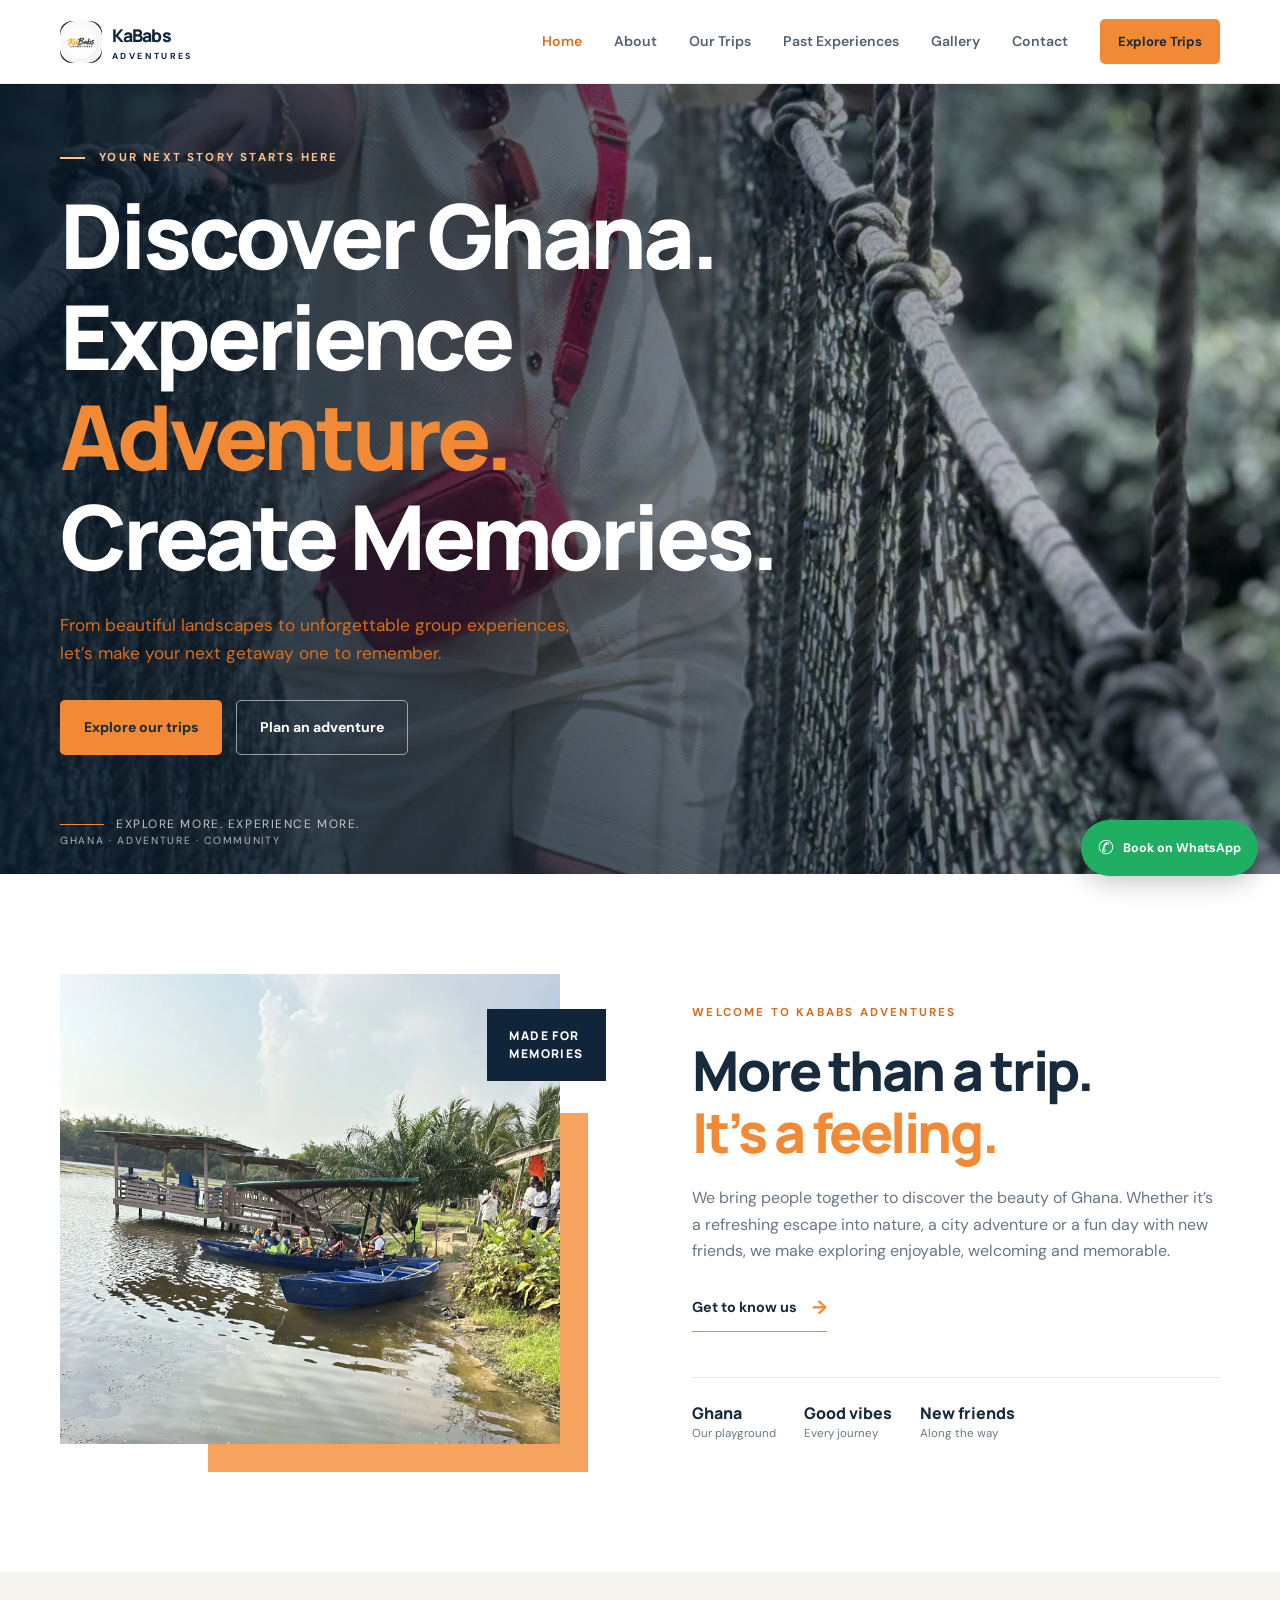
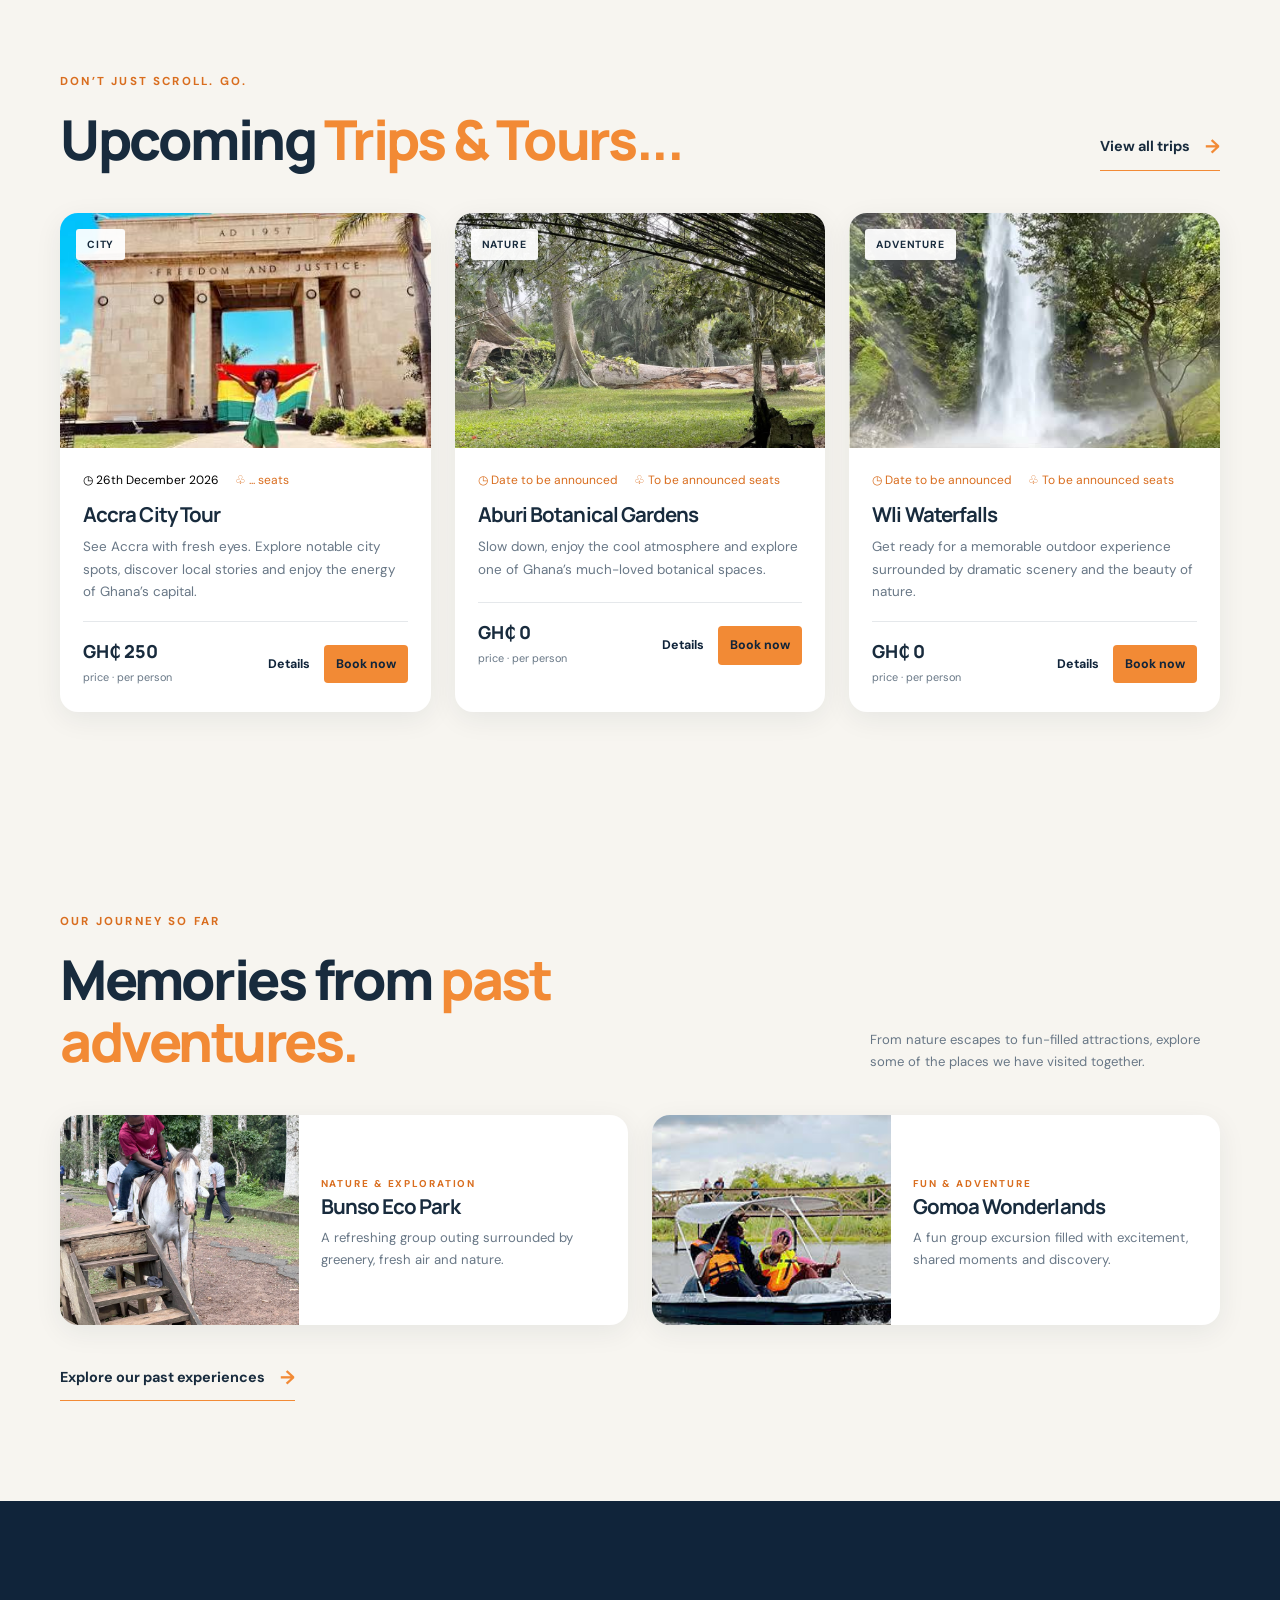
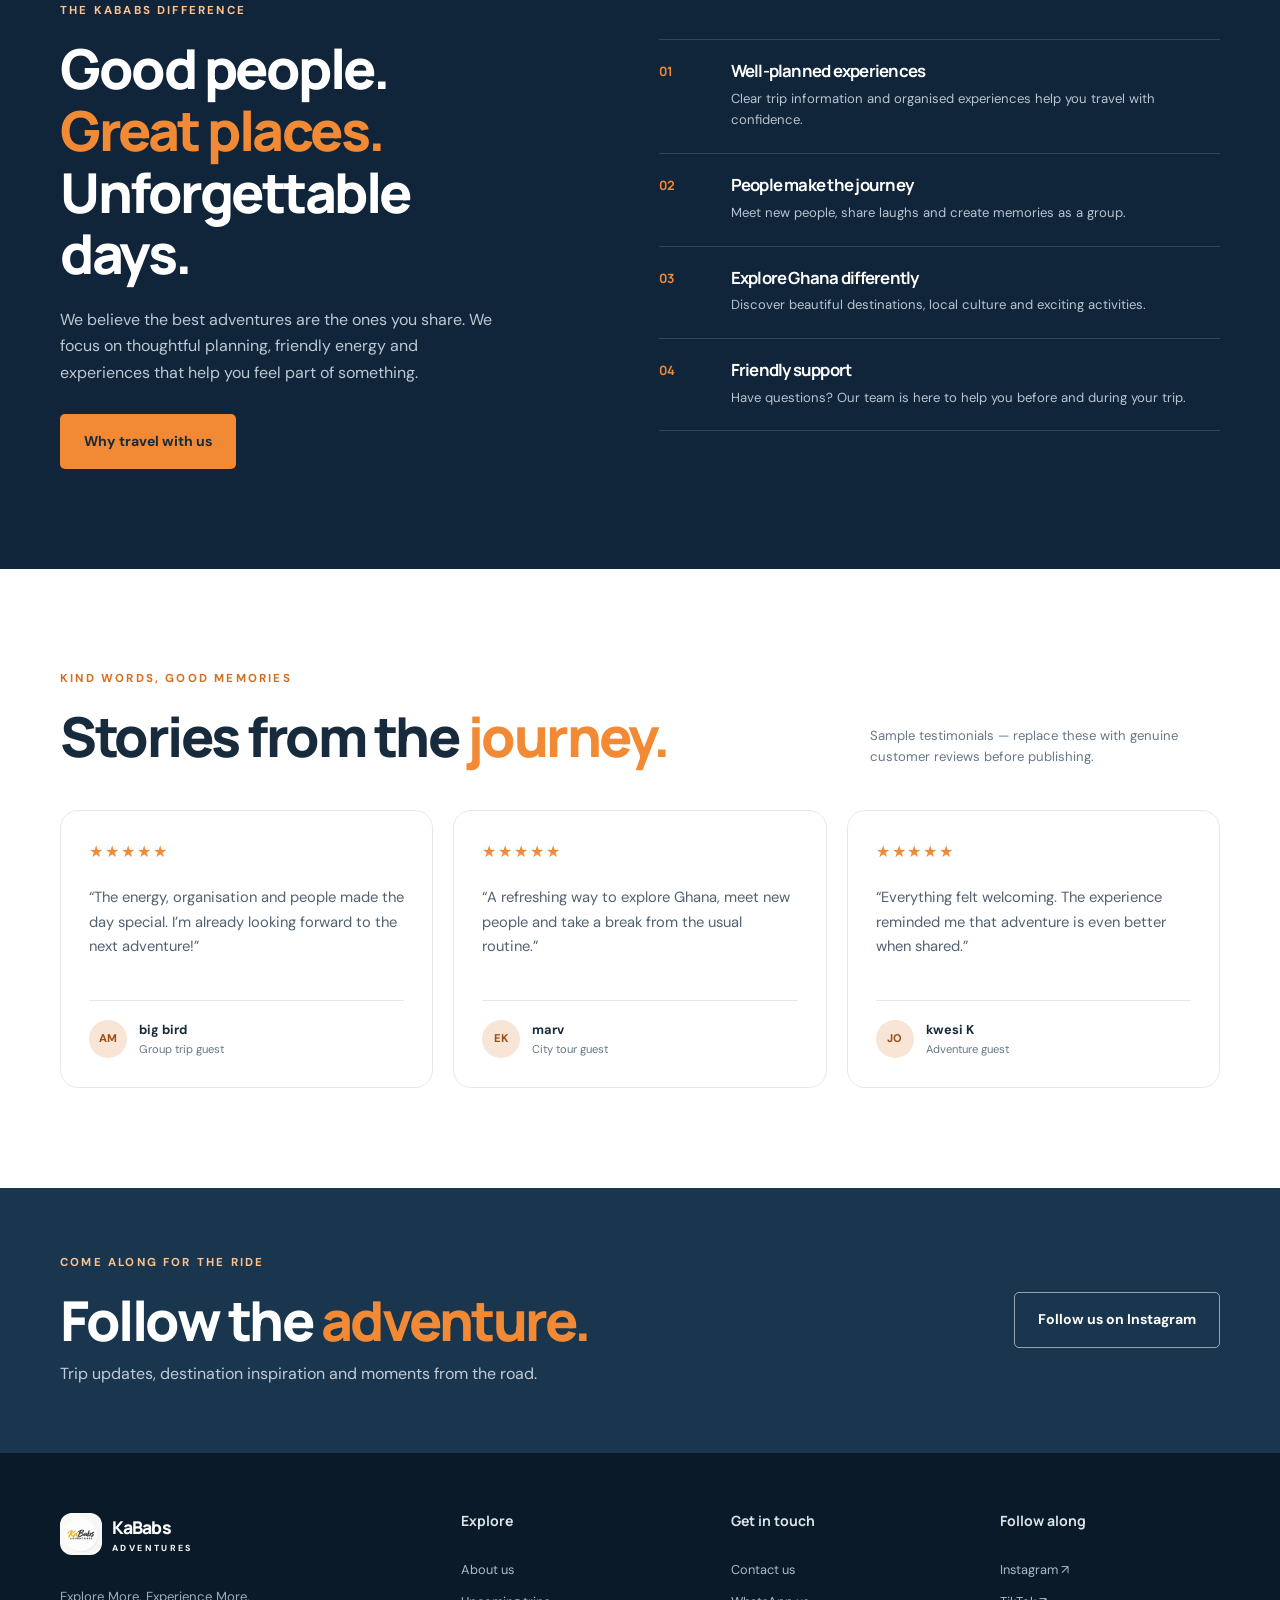
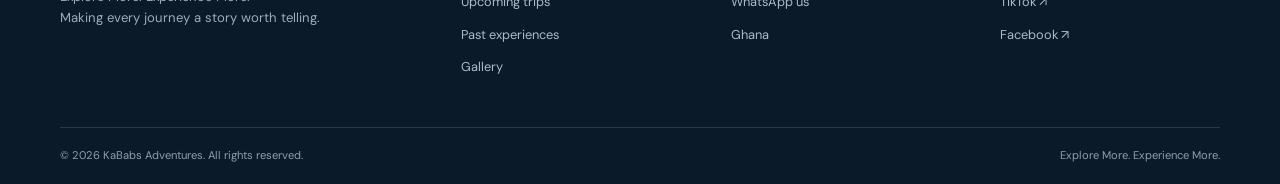
<file: index.html>
<!DOCTYPE html>
<html lang="en">
<head>
  <meta charset="UTF-8">
  <meta name="viewport" content="width=device-width, initial-scale=1.0">
  <meta name="description" content="Explore Ghana with KaBabs Adventures. Join exciting group trips, city tours and unforgettable travel experiences.">
  <meta name="theme-color" content="#10243a">
  <title>KaBabs Adventures | Explore More. Experience More.</title>
  <link rel="preconnect" href="https://fonts.googleapis.com">
  <link rel="preconnect" href="https://fonts.gstatic.com" crossorigin>
  <link href="https://fonts.googleapis.com/css2?family=DM+Sans:wght@400;500;600;700&family=Manrope:wght@400;500;600;700;800&display=swap" rel="stylesheet">
  <link rel="stylesheet" href="css/style.css">
  <script src="js/script.js" defer></script>
</head>
<body>
  <a class="skip-link" href="#main">Skip to content</a>
  <header class="site-header">
    <div class="container nav-wrap">
      <a class="brand" href="index.html" aria-label="KaBabs Adventures home">
        <span class="brand-mark"><img src="images/mmy logo.jpeg" alt="KaBabs Adventures logo"></span>
        <span class="brand-copy"><strong>KaBabs</strong><small>ADVENTURES</small></span>
      </a>
      <button class="menu-toggle" aria-label="Open navigation menu" aria-expanded="false" aria-controls="primary-nav"><span></span><span></span><span></span></button>
      <nav class="primary-nav" id="primary-nav" aria-label="Main navigation">
        <a class="active" href="index.html">Home</a><a href="about.html">About</a><a href="trips.html">Our Trips</a><a href="past-experiences.html">Past Experiences</a><a href="gallery.html">Gallery</a><a href="contact.html">Contact</a>
        <a class="btn btn-small btn-orange nav-cta" href="trips.html">Explore Trips</a>
      </nav>
    </div>
  </header>

  <main id="main">
    <section class="hero">
      <div class="hero-shade"></div>
      <div class="container hero-content reveal">
        <p class="eyebrow eyebrow-light"><span></span> YOUR NEXT STORY STARTS HERE</p>
        <h1>Discover Ghana.<br>Experience <em>Adventure.</em><br>Create Memories.</h1>
        <p class="hero-lead">From beautiful landscapes to unforgettable group experiences, let’s make your next getaway one to remember.</p>
        <div class="hero-actions"><a class="btn btn-orange" href="trips.html">Explore our trips</a><a class="btn btn-outline-light" href="contact.html">Plan an adventure</a></div>
        <div class="hero-note"><span class="note-line"></span><span>Explore More. Experience More.</span></div>
      </div>
      <div class="hero-bottom container"><span>GHANA · ADVENTURE · COMMUNITY</span><span>01 / 05</span></div>
    </section>

    <section class="intro-section section-pad">
      <div class="container intro-grid">
        <div class="intro-image reveal"><img src="images/01KXP3HGB8KT39K8W5ST64T0HF.webp" alt="Lush green landscape in Ghana" loading="lazy"><span class="image-stamp">MADE FOR<br>MEMORIES</span></div>
        <div class="intro-copy reveal">
          <p class="eyebrow">WELCOME TO KABABS ADVENTURES</p>
          <h2>More than a trip.<br><em>It’s a feeling.</em></h2>
          <p>We bring people together to discover the beauty of Ghana. Whether it’s a refreshing escape into nature, a city adventure or a fun day with new friends, we make exploring enjoyable, welcoming and memorable.</p>
          <a class="text-link" href="about.html">Get to know us <span>→</span></a>
          <div class="mini-stats"><div><strong>Ghana</strong><span>Our playground</span></div><div><strong>Good vibes</strong><span>Every journey</span></div><div><strong>New friends</strong><span>Along the way</span></div></div>
        </div>
      </div>
    </section>

    <section class="section-pad soft-section">
      <div class="container">
        <div class="section-heading reveal"><div><p class="eyebrow">DON’T JUST SCROLL. GO.</p><h2>Upcoming <em>Trips & Tours...</em></h2></div><a class="text-link" href="trips.html">View all trips <span>→</span></a></div>
        <div class="trip-grid featured-trips" data-featured-trips></div>
      </div>
    </section>

    <section class="section-pad soft-section past-experience-teaser">
      <div class="container">
        <div class="section-heading reveal"><div><p class="eyebrow">OUR JOURNEY SO FAR</p><h2>Memories from <em>past adventures.</em></h2></div><p class="section-side-note">From nature escapes to fun-filled attractions, explore some of the places we have visited together.</p></div>
        <div class="past-experience-preview">
          <article class="past-preview-card reveal"><img src="images/IMG_0794.jpg" alt="Lush green forest landscape, illustrative image" loading="lazy"><div><span class="eyebrow">NATURE & EXPLORATION</span><h3>Bunso Eco Park</h3><p>A refreshing group outing surrounded by greenery, fresh air and nature.</p></div></article>
          <article class="past-preview-card reveal"><img src="images/images (11).jpg" alt="Outdoor adventure scene, illustrative image" loading="lazy"><div><span class="eyebrow">FUN & ADVENTURE</span><h3>Gomoa Wonderlands</h3><p>A fun group excursion filled with excitement, shared moments and discovery.</p></div></article>
        </div>
        <a class="text-link" href="past-experiences.html">Explore our past experiences <span>→</span></a>
      </div>
    </section>

    <section class="why-section section-pad">
      <div class="container why-grid">
        <div class="why-copy reveal"><p class="eyebrow eyebrow-light">THE KABABS DIFFERENCE</p><h2>Good people.<br><em>Great places.</em><br>Unforgettable days.</h2><p>We believe the best adventures are the ones you share. We focus on thoughtful planning, friendly energy and experiences that help you feel part of something.</p><a class="btn btn-orange" href="about.html">Why travel with us</a></div>
        <div class="why-points reveal">
          <article><span class="point-number">01</span><div><h3>Well-planned experiences</h3><p>Clear trip information and organised experiences help you travel with confidence.</p></div></article>
          <article><span class="point-number">02</span><div><h3>People make the journey</h3><p>Meet new people, share laughs and create memories as a group.</p></div></article>
          <article><span class="point-number">03</span><div><h3>Explore Ghana differently</h3><p>Discover beautiful destinations, local culture and exciting activities.</p></div></article>
          <article><span class="point-number">04</span><div><h3>Friendly support</h3><p>Have questions? Our team is here to help you before and during your trip.</p></div></article>
        </div>
      </div>
    </section>

    <section class="section-pad testimonial-section">
      <div class="container">
        <div class="section-heading reveal"><div><p class="eyebrow">KIND WORDS, GOOD MEMORIES</p><h2>Stories from the <em>journey.</em></h2></div><p class="section-side-note">Sample testimonials — replace these with genuine customer reviews before publishing.</p></div>
        <div class="testimonial-grid">
          <article class="testimonial-card reveal"><div class="stars" aria-label="5 out of 5 stars">★★★★★</div><p>“The energy, organisation and people made the day special. I’m already looking forward to the next adventure!”</p><div class="reviewer"><span class="avatar">AM</span><div><strong>big bird</strong><small>Group trip guest</small></div></div></article>
          <article class="testimonial-card reveal"><div class="stars" aria-label="5 out of 5 stars">★★★★★</div><p>“A refreshing way to explore Ghana, meet new people and take a break from the usual routine.”</p><div class="reviewer"><span class="avatar">EK</span><div><strong>marv</strong><small>City tour guest</small></div></div></article>
          <article class="testimonial-card reveal"><div class="stars" aria-label="5 out of 5 stars">★★★★★</div><p>“Everything felt welcoming. The experience reminded me that adventure is even better when shared.”</p><div class="reviewer"><span class="avatar">JO</span><div><strong>kwesi K</strong><small>Adventure guest</small></div></div></article>
        </div>
      </div>
    </section>

    <section class="social-band">
      <div class="container social-band-inner"><div><p class="eyebrow eyebrow-light">COME ALONG FOR THE RIDE</p><h2>Follow the <em>adventure.</em></h2><p>Trip updates, destination inspiration and moments from the road.</p></div><a class="btn btn-outline-light" href="https://www.instagram.com/" target="_blank" rel="noopener">Follow us on Instagram</a></div>
    </section>
  </main>
  <footer class="site-footer">
    <div class="container footer-main"><div class="footer-brand"><a class="brand brand-light" href="index.html"><span class="brand-mark"><img src="images/mmy logo.jpeg" alt="KaBabs Adventures logo"></span><span class="brand-copy"><strong>KaBabs</strong><small>ADVENTURES</small></span></a><p>Explore More. Experience More.<br>Making every journey a story worth telling.</p></div><div><h3>Explore</h3><a href="about.html">About us</a><a href="trips.html">Upcoming trips</a><a href="past-experiences.html">Past experiences</a><a href="gallery.html">Gallery</a></div><div><h3>Get in touch</h3><a href="contact.html">Contact us</a><a href="https://wa.me/233549987651?text=Hello%20KaBabs%20Adventures%2C%20I%20am%20interested%20in%20booking%20a%20trip." data-whatsapp-link>WhatsApp us</a><span>Ghana</span></div><div><h3>Follow along</h3><a href="https://www.instagram.com/babs_de_general?obrf=eTFhdGo5MjV0ejNw" target="_blank" rel="noopener">Instagram ↗</a><a href="https://www.tiktok.com/@road_warden1?_r=1&_t=ZS-9BLbddU1YlI" target="_blank" rel="noopener">TikTok ↗</a><a href="https://www.facebook.com/" target="_blank" rel="noopener">Facebook ↗</a></div></div>
    <div class="container footer-bottom"><span>© <span data-year></span> KaBabs Adventures. All rights reserved.</span><span>Explore More. Experience More.</span></div>
  </footer>
  <a class="whatsapp-float" href="https://wa.me/233549987651?text=Hello%20KaBabs%20Adventures%2C%20I%20am%20interested%20in%20booking%20a%20trip." data-whatsapp-link target="_blank" rel="noopener" aria-label="Chat with KaBabs Adventures on WhatsApp"><span>✆</span><b>Book on WhatsApp</b></a>
  <button class="back-to-top" aria-label="Back to top">↑</button>
  <div class="modal" id="trip-modal" aria-hidden="true" role="dialog" aria-modal="true" aria-labelledby="modal-title"><div class="modal-backdrop" data-close-modal></div><div class="modal-panel"><button class="modal-close" data-close-modal aria-label="Close trip details">×</button><div id="trip-modal-content"></div></div></div>
</body>
</html>
</file>
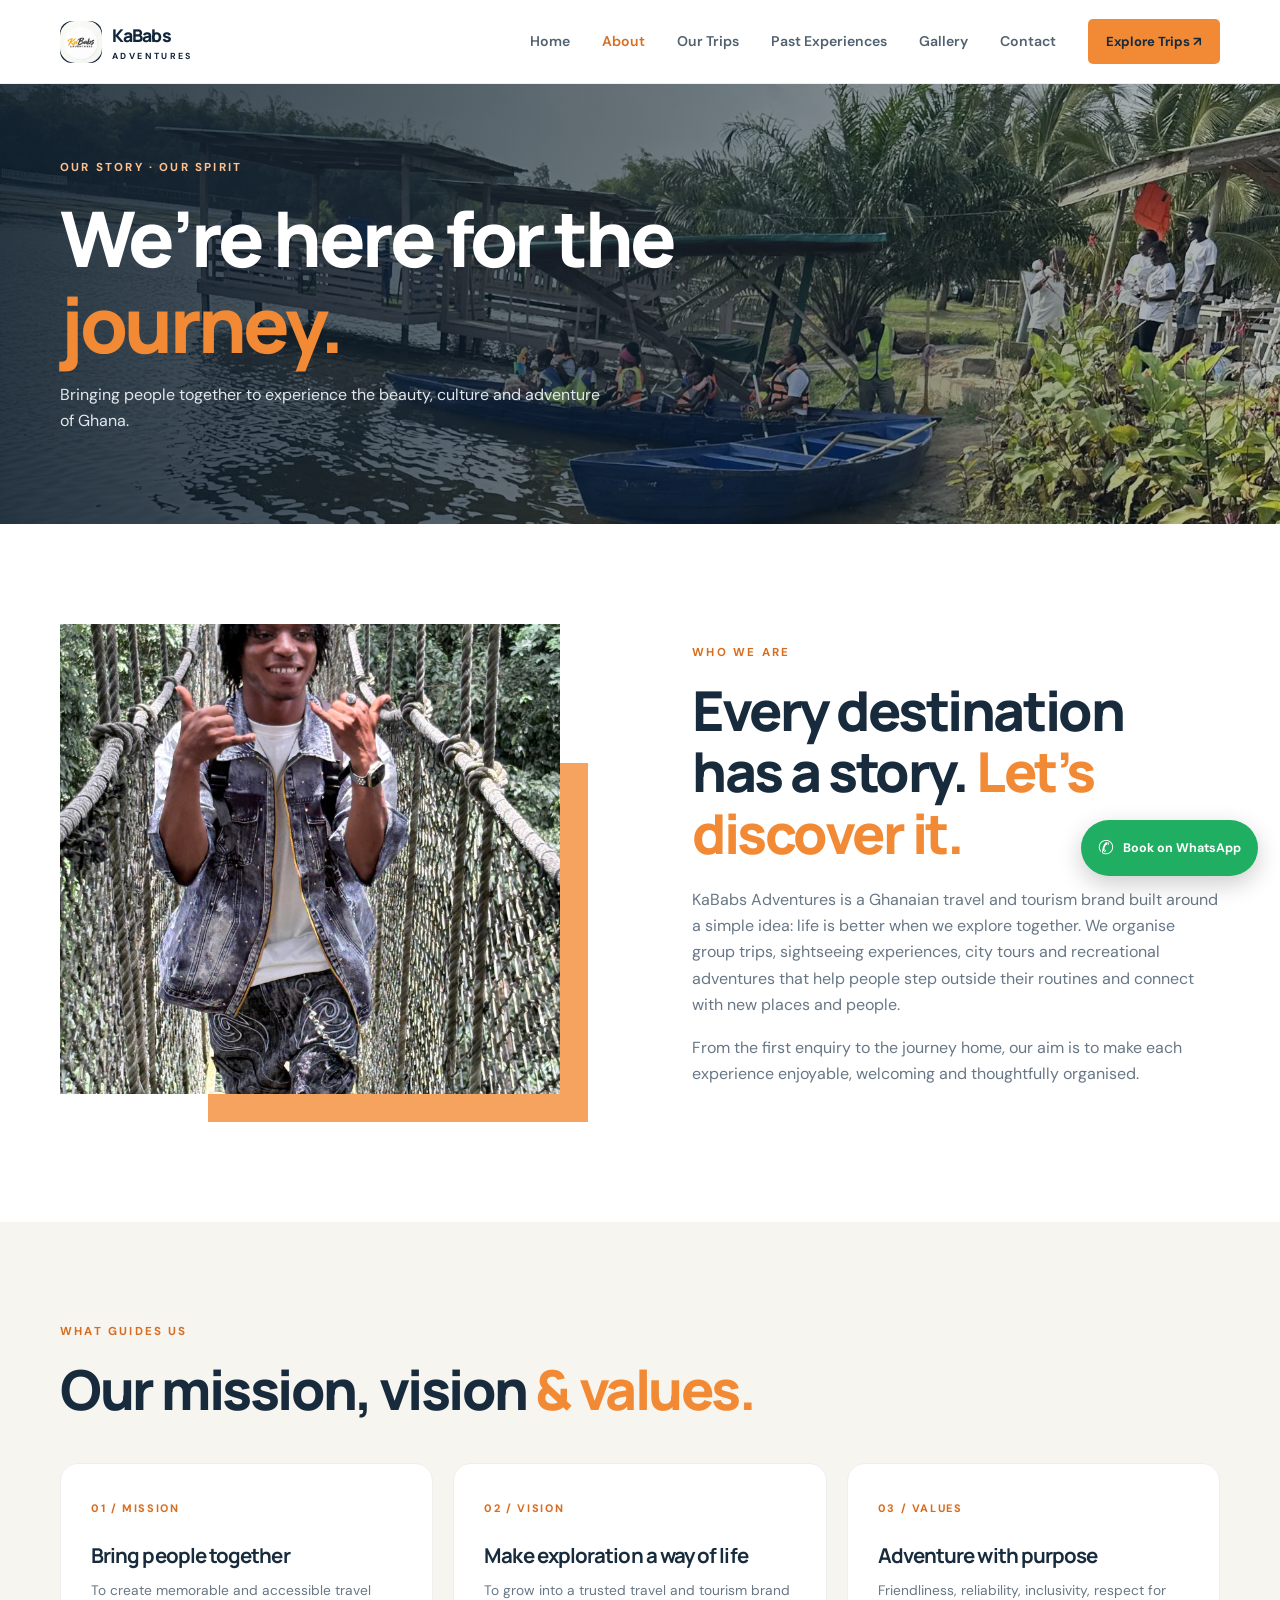
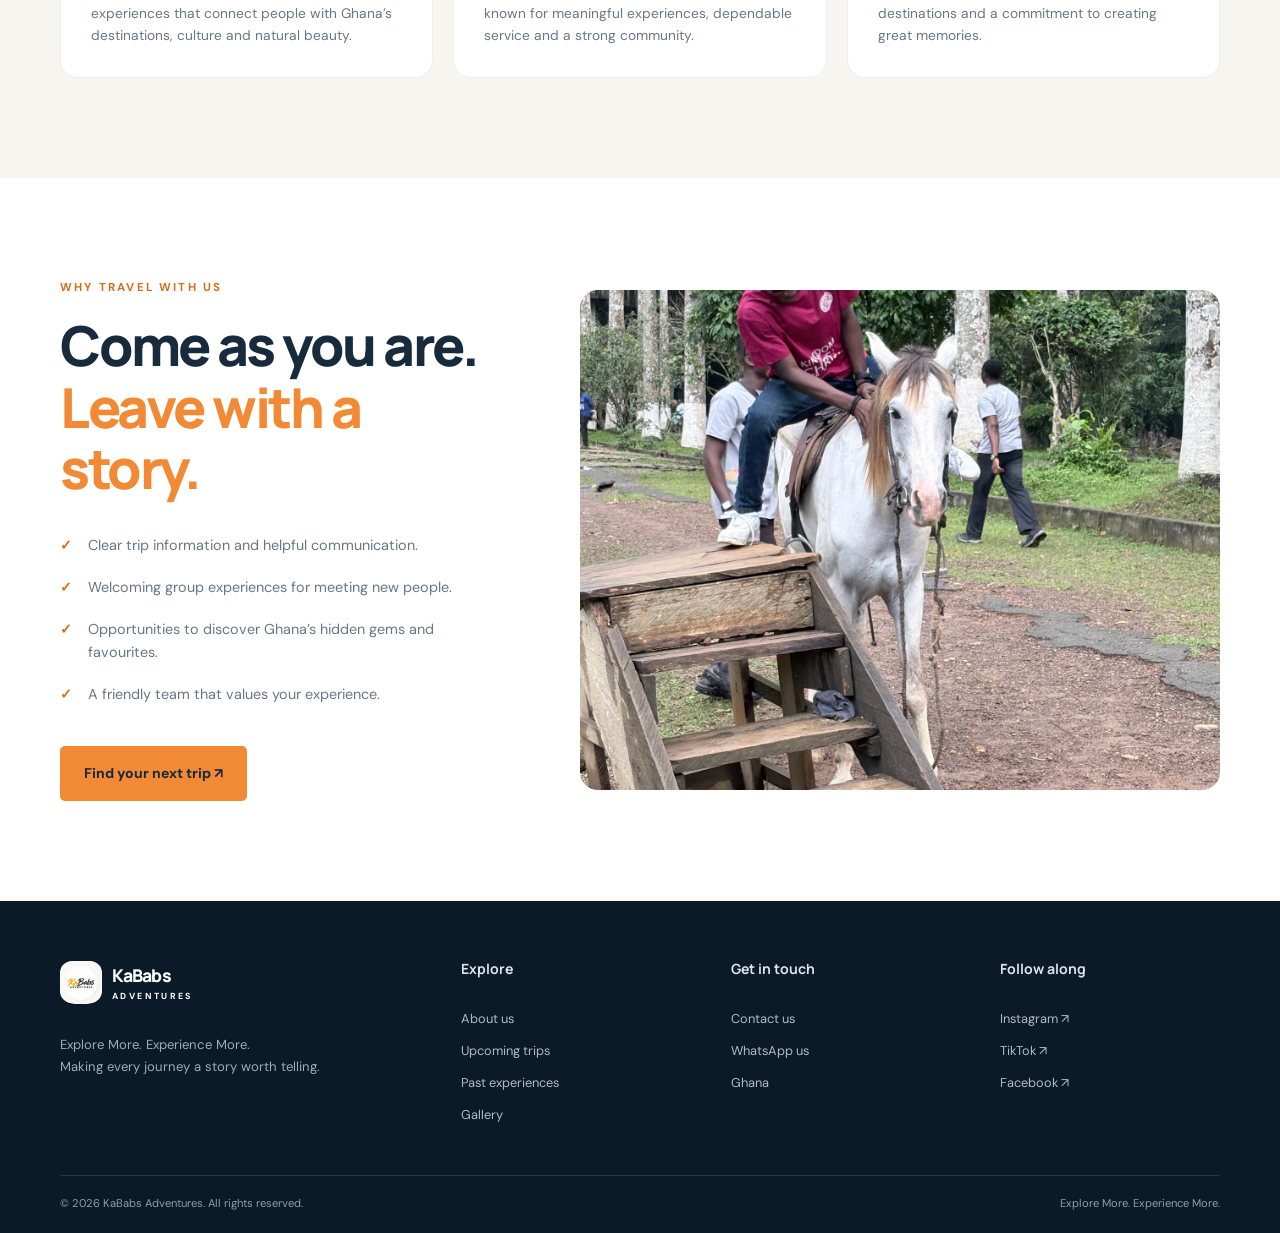
<file: about.html>
<!DOCTYPE html>
<html lang="en">
<head><meta charset="UTF-8"><meta name="viewport" content="width=device-width, initial-scale=1.0"><meta name="description" content="Learn about KaBabs Adventures, a Ghanaian travel and tourism brand creating memorable group experiences."><title>About Us | KaBabs Adventures</title><link rel="preconnect" href="https://fonts.googleapis.com"><link rel="preconnect" href="https://fonts.gstatic.com" crossorigin><link href="https://fonts.googleapis.com/css2?family=DM+Sans:wght@400;500;600;700&family=Manrope:wght@400;500;600;700;800&display=swap" rel="stylesheet"><link rel="stylesheet" href="css/style.css"><script src="js/script.js" defer></script></head>
<body><a class="skip-link" href="#main">Skip to content</a><header class="site-header"><div class="container nav-wrap"><a class="brand" href="index.html"><span class="brand-mark"><img src="images/mmy logo.jpeg" alt="KaBabs Adventures logo"></span><span class="brand-copy"><strong>KaBabs</strong><small>ADVENTURES</small></span></a><button class="menu-toggle" aria-label="Open navigation menu" aria-expanded="false" aria-controls="primary-nav"><span></span><span></span><span></span></button><nav class="primary-nav" id="primary-nav" aria-label="Main navigation"><a href="index.html">Home</a><a class="active" href="about.html">About</a><a href="trips.html">Our Trips</a><a href="past-experiences.html">Past Experiences</a><a href="gallery.html">Gallery</a><a href="contact.html">Contact</a><a class="btn btn-small btn-orange nav-cta" href="trips.html">Explore Trips ↗</a></nav></div></header>
<main id="main">
<section class="page-hero about-hero"><div class="container page-hero-content reveal"><p class="eyebrow eyebrow-light">OUR STORY · OUR SPIRIT</p><h1>We’re here for the<br><em>journey.</em></h1><p>Bringing people together to experience the beauty, culture and adventure of Ghana.</p></div></section>
<section class="section-pad"><div class="container intro-grid about-intro"><div class="intro-image reveal"><img src="images/IMG_0699.jpg" alt="Beautiful natural scenery" loading="lazy"></div><div class="intro-copy reveal"><p class="eyebrow">WHO WE ARE</p><h2>Every destination has a story. <em>Let’s discover it.</em></h2><p>KaBabs Adventures is a Ghanaian travel and tourism brand built around a simple idea: life is better when we explore together. We organise group trips, sightseeing experiences, city tours and recreational adventures that help people step outside their routines and connect with new places and people.</p><p>From the first enquiry to the journey home, our aim is to make each experience enjoyable, welcoming and thoughtfully organised.</p></div></div></section>
<section class="soft-section section-pad"><div class="container"><div class="section-heading reveal"><div><p class="eyebrow">WHAT GUIDES US</p><h2>Our mission, vision <em>& values.</em></h2></div></div><div class="values-grid"><article class="value-card reveal"><span>01 / MISSION</span><h3>Bring people together</h3><p>To create memorable and accessible travel experiences that connect people with Ghana’s destinations, culture and natural beauty.</p></article><article class="value-card reveal"><span>02 / VISION</span><h3>Make exploration a way of life</h3><p>To grow into a trusted travel and tourism brand known for meaningful experiences, dependable service and a strong community.</p></article><article class="value-card reveal"><span>03 / VALUES</span><h3>Adventure with purpose</h3><p>Friendliness, reliability, inclusivity, respect for destinations and a commitment to creating great memories.</p></article></div></div></section>
<section class="section-pad"><div class="container split-feature"><div class="split-feature-copy reveal"><p class="eyebrow">WHY TRAVEL WITH US</p><h2>Come as you are.<br><em>Leave with a story.</em></h2><ul class="check-list"><li>Clear trip information and helpful communication.</li><li>Welcoming group experiences for meeting new people.</li><li>Opportunities to discover Ghana’s hidden gems and favourites.</li><li>A friendly team that values your experience.</li></ul><a class="btn btn-orange" href="trips.html">Find your next trip ↗</a></div><img class="split-feature-image reveal" src="images/IMG_0794.jpg" alt="Travellers exploring a scenic destination" loading="lazy"></div></section>
</main>
<footer class="site-footer"><div class="container footer-main"><div class="footer-brand"><a class="brand brand-light" href="index.html"><span class="brand-mark"><img src="images/mmy logo.jpeg" alt="KaBabs Adventures logo"></span><span class="brand-copy"><strong>KaBabs</strong><small>ADVENTURES</small></span></a><p>Explore More. Experience More.<br>Making every journey a story worth telling.</p></div><div><h3>Explore</h3><a href="about.html">About us</a><a href="trips.html">Upcoming trips</a><a href="past-experiences.html">Past experiences</a><a href="gallery.html">Gallery</a></div><div><h3>Get in touch</h3><a href="contact.html">Contact us</a><a href="#" data-whatsapp-link>WhatsApp us</a><span>Ghana</span></div><div><h3>Follow along</h3><a href="https://www.instagram.com/babs_de_general?obrf=eTFhdGo5MjV0ejNw">Instagram ↗</a><a href="https://www.tiktok.com/@road_warden1?_r=1&_t=ZS-9BLbddU1YlI">TikTok ↗</a><a href="https://www.facebook.com/">Facebook ↗</a></div></div><div class="container footer-bottom"><span>© <span data-year></span> KaBabs Adventures. All rights reserved.</span><span>Explore More. Experience More.</span></div></footer><a class="whatsapp-float" href="#" data-whatsapp-link target="_blank" rel="noopener" aria-label="Chat with KaBabs Adventures on WhatsApp"><span>✆</span><b>Book on WhatsApp</b></a><button class="back-to-top" aria-label="Back to top">↑</button></body></html>
</file>
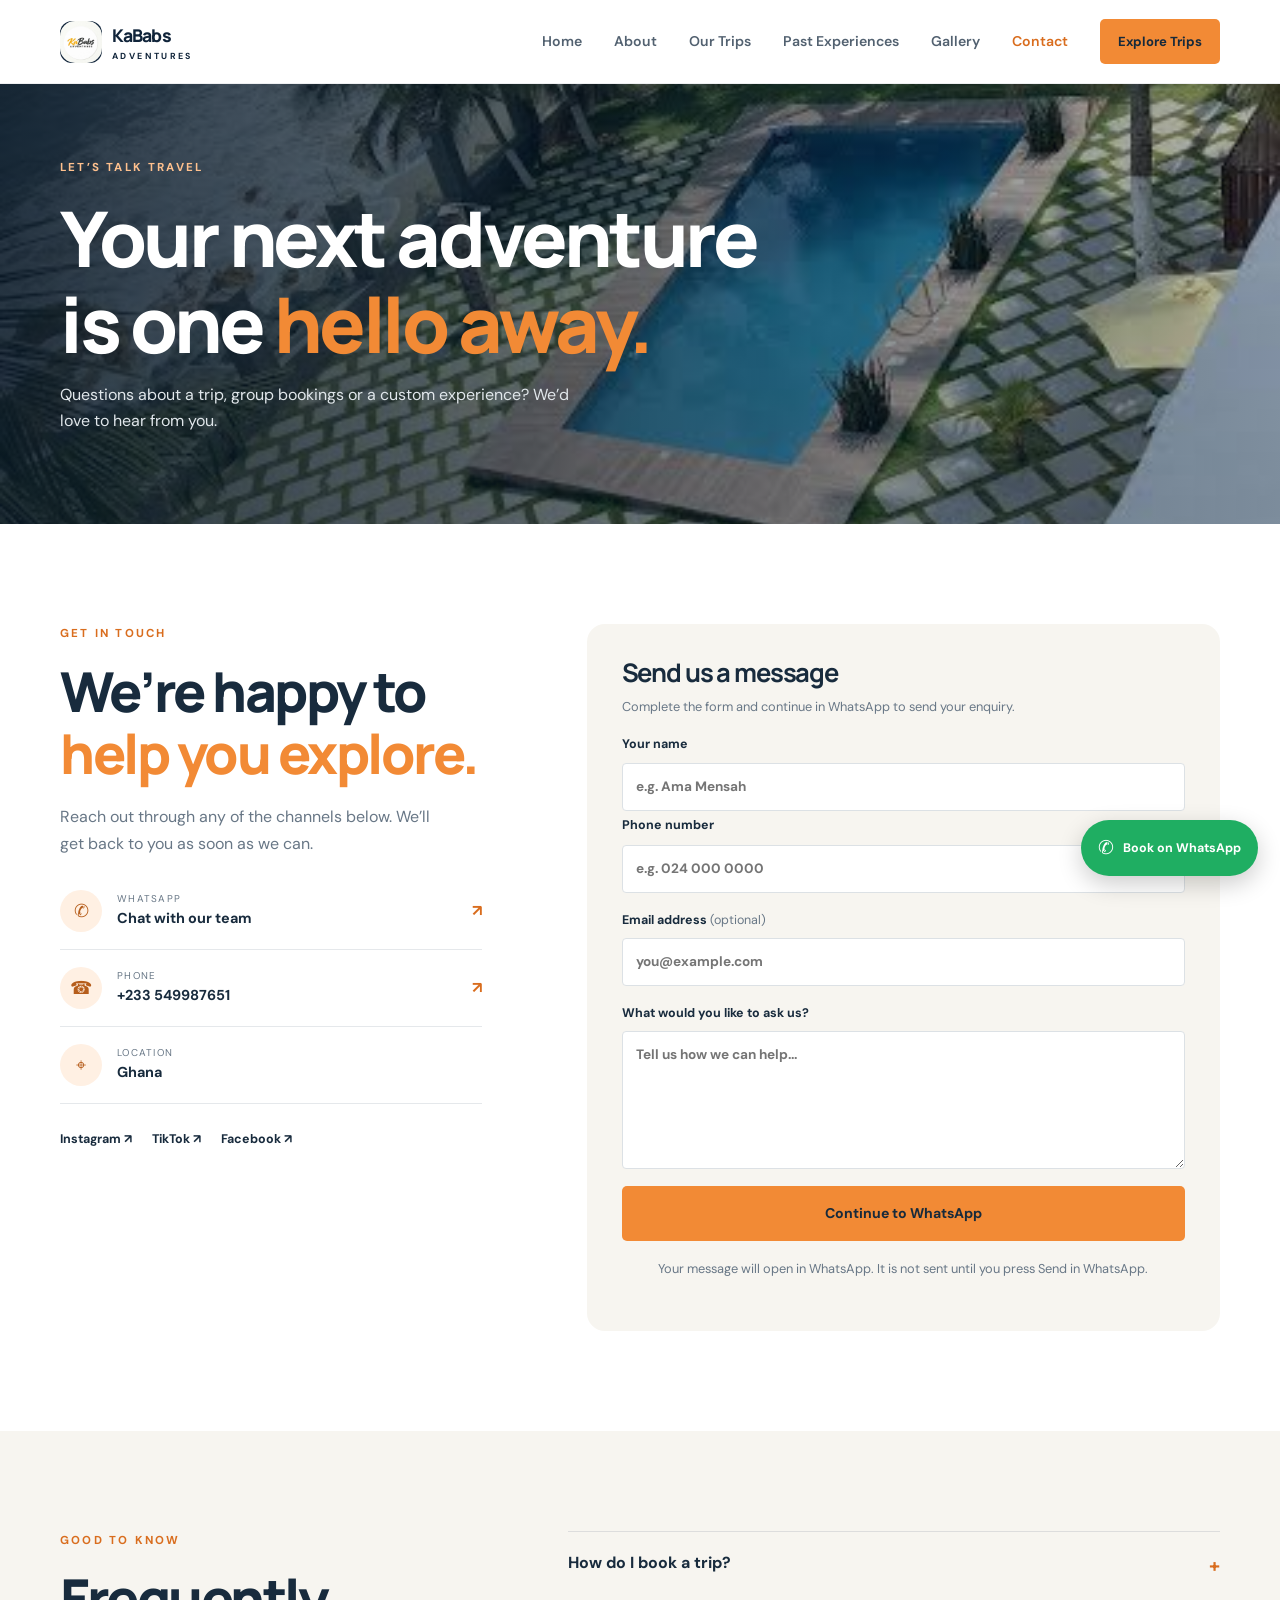
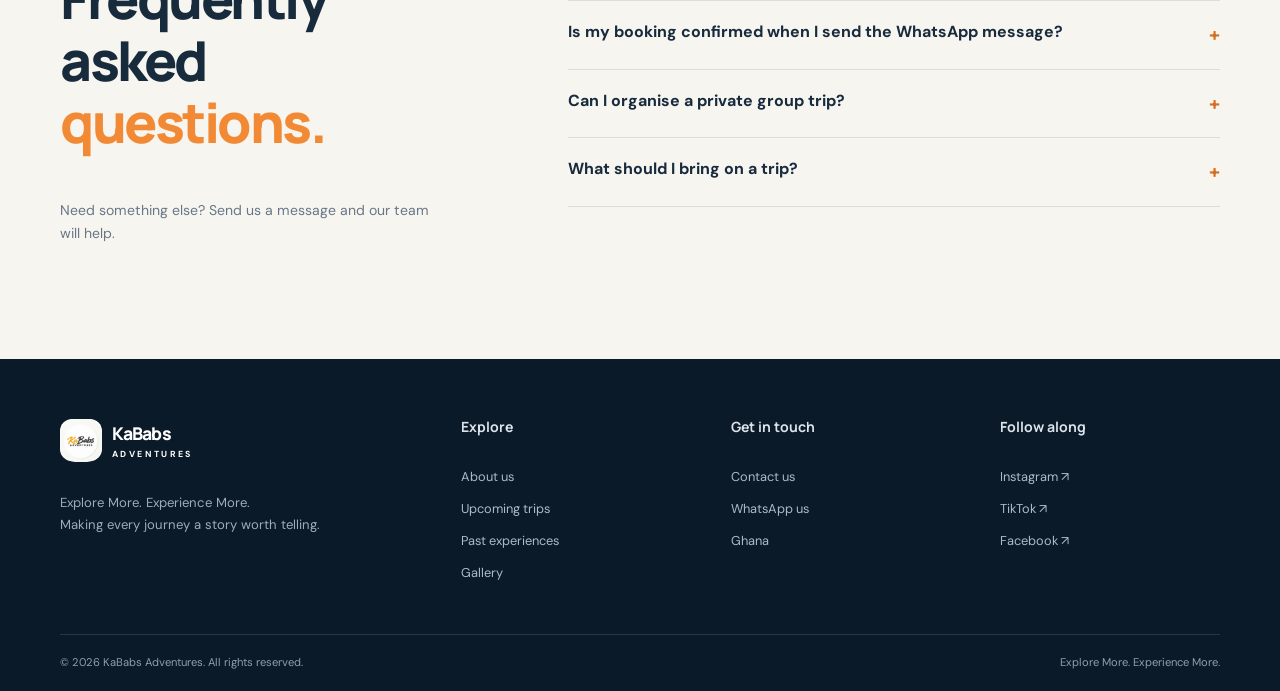
<file: contact.html>
<!DOCTYPE html>
<html lang="en">
<head><meta charset="UTF-8"><meta name="viewport" content="width=device-width, initial-scale=1.0"><meta name="description" content="Contact KaBabs Adventures in Ghana to ask about trips, group bookings and custom travel experiences."><title>Contact Us | KaBabs Adventures</title><link rel="preconnect" href="https://fonts.googleapis.com"><link rel="preconnect" href="https://fonts.gstatic.com" crossorigin><link href="https://fonts.googleapis.com/css2?family=DM+Sans:wght@400;500;600;700&family=Manrope:wght@400;500;600;700;800&display=swap" rel="stylesheet"><link rel="stylesheet" href="css/style.css"><script src="js/script.js" defer></script></head>
<body><a class="skip-link" href="#main">Skip to content</a><header class="site-header"><div class="container nav-wrap"><a class="brand" href="index.html"><span class="brand-mark"><img src="images/mmy logo.jpeg" alt="KaBabs Adventures logo"></span><span class="brand-copy"><strong>KaBabs</strong><small>ADVENTURES</small></span></a><button class="menu-toggle" aria-label="Open navigation menu" aria-expanded="false" aria-controls="primary-nav"><span></span><span></span><span></span></button><nav class="primary-nav" id="primary-nav" aria-label="Main navigation"><a href="index.html">Home</a><a href="about.html">About</a><a href="trips.html">Our Trips</a><a href="past-experiences.html">Past Experiences</a><a href="gallery.html">Gallery</a><a class="active" href="contact.html">Contact</a><a class="btn btn-small btn-orange nav-cta" href="trips.html">Explore Trips</a></nav></div></header>
<main id="main"><section class="page-hero contact-hero"><div class="container page-hero-content reveal"><p class="eyebrow eyebrow-light">LET’S TALK TRAVEL</p><h1>Your next adventure<br>is one <em>hello away.</em></h1><p>Questions about a trip, group bookings or a custom experience? We’d love to hear from you.</p></div></section>
<section class="section-pad"><div class="container contact-layout"><div class="contact-info reveal"><p class="eyebrow">GET IN TOUCH</p><h2>We’re happy to<br><em>help you explore.</em></h2><p>Reach out through any of the channels below. We’ll get back to you as soon as we can.</p><a class="contact-method" href="#" data-whatsapp-link><span class="contact-icon">✆</span><span><small>WHATSAPP</small><strong>Chat with our team</strong></span><b>↗</b></a><a class="contact-method" href="tel:+233000000000" data-phone-link><span class="contact-icon">☎</span><span><small>PHONE</small><strong data-phone-display>+233 XX XXX XXXX</strong></span><b>↗</b></a><div class="contact-method"><span class="contact-icon">⌖</span><span><small>LOCATION</small><strong>Ghana</strong></span></div><div class="social-links"><a href="https://www.instagram.com/" target="_blank" rel="noopener">Instagram ↗</a><a href="https://www.tiktok.com/" target="_blank" rel="noopener">TikTok ↗</a><a href="https://www.facebook.com/" target="_blank" rel="noopener">Facebook ↗</a></div></div>
<div class="contact-form-card reveal"><h3>Send us a message</h3><p class="form-intro">Complete the form and continue in WhatsApp to send your enquiry.</p><form id="contact-form"><div class="form-row"><label>Your name<input name="name" type="text" placeholder="e.g. Ama Mensah" required minlength="2"></label><label>Phone number<input name="phone" type="tel" placeholder="e.g. 024 000 0000" required></label></div><label>Email address <span class="optional">(optional)</span><input name="email" type="email" placeholder="you@example.com"></label><label>What would you like to ask us?<textarea name="message" rows="5" placeholder="Tell us how we can help..." required minlength="5"></textarea></label><button class="btn btn-orange btn-full" type="submit">Continue to WhatsApp</button><p class="form-note">Your message will open in WhatsApp. It is not sent until you press Send in WhatsApp.</p><p class="form-status" role="status" aria-live="polite"></p></form></div></div></section>
<section class="faq-section soft-section section-pad"><div class="container faq-layout"><div><p class="eyebrow">GOOD TO KNOW</p><h2>Frequently asked <em>questions.</em></h2><p>Need something else? Send us a message and our team will help.</p></div><div class="faq-list">
<details><summary>How do I book a trip?<span>+</span></summary><p>Choose a trip, select Book Now and send the pre-filled message through WhatsApp. Our team will confirm availability and explain the next steps.</p></details>
<details><summary>Is my booking confirmed when I send the WhatsApp message?<span>+</span></summary><p>No. Sending an enquiry does not confirm a booking. Your booking is confirmed only after our team verifies availability and communicates the confirmation.</p></details>
<details><summary>Can I organise a private group trip?<span>+</span></summary><p>Yes. Contact us with your preferred destination, group size and dates so we can discuss a suitable experience.</p></details>
<details><summary>What should I bring on a trip?<span>+</span></summary><p>What to bring depends on the destination. We will share trip-specific guidance before departure.</p></details>
</div></div></section></main>
<footer class="site-footer"><div class="container footer-main"><div class="footer-brand"><a class="brand brand-light" href="index.html"><span class="brand-mark"><img src="images/mmy logo.jpeg" alt="KaBabs Adventures logo"></span><span class="brand-copy"><strong>KaBabs</strong><small>ADVENTURES</small></span></a><p>Explore More. Experience More.<br>Making every journey a story worth telling.</p></div><div><h3>Explore</h3><a href="about.html">About us</a><a href="trips.html">Upcoming trips</a><a href="past-experiences.html">Past experiences</a><a href="gallery.html">Gallery</a></div><div><h3>Get in touch</h3><a href="contact.html">Contact us</a><a href="#" data-whatsapp-link>WhatsApp us</a><span>Ghana</span></div><div><h3>Follow along</h3><a href="https://www.instagram.com/babs_de_general?obrf=eTFhdGo5MjV0ejNw">Instagram ↗</a><a href="https://www.tiktok.com/@road_warden1?_r=1&_t=ZS-9BIMRw93G8C">TikTok ↗</a><a href="https://www.facebook.com/share/18fNLr1rdE/">Facebook ↗</a></div></div><div class="container footer-bottom"><span>© <span data-year></span> KaBabs Adventures. All rights reserved.</span><span>Explore More. Experience More.</span></div></footer><a class="whatsapp-float" href="#" data-whatsapp-link target="_blank" rel="noopener" aria-label="Chat with KaBabs Adventures on WhatsApp"><span>✆</span><b>Book on WhatsApp</b></a><button class="back-to-top" aria-label="Back to top">↑</button></body></html>
</file>
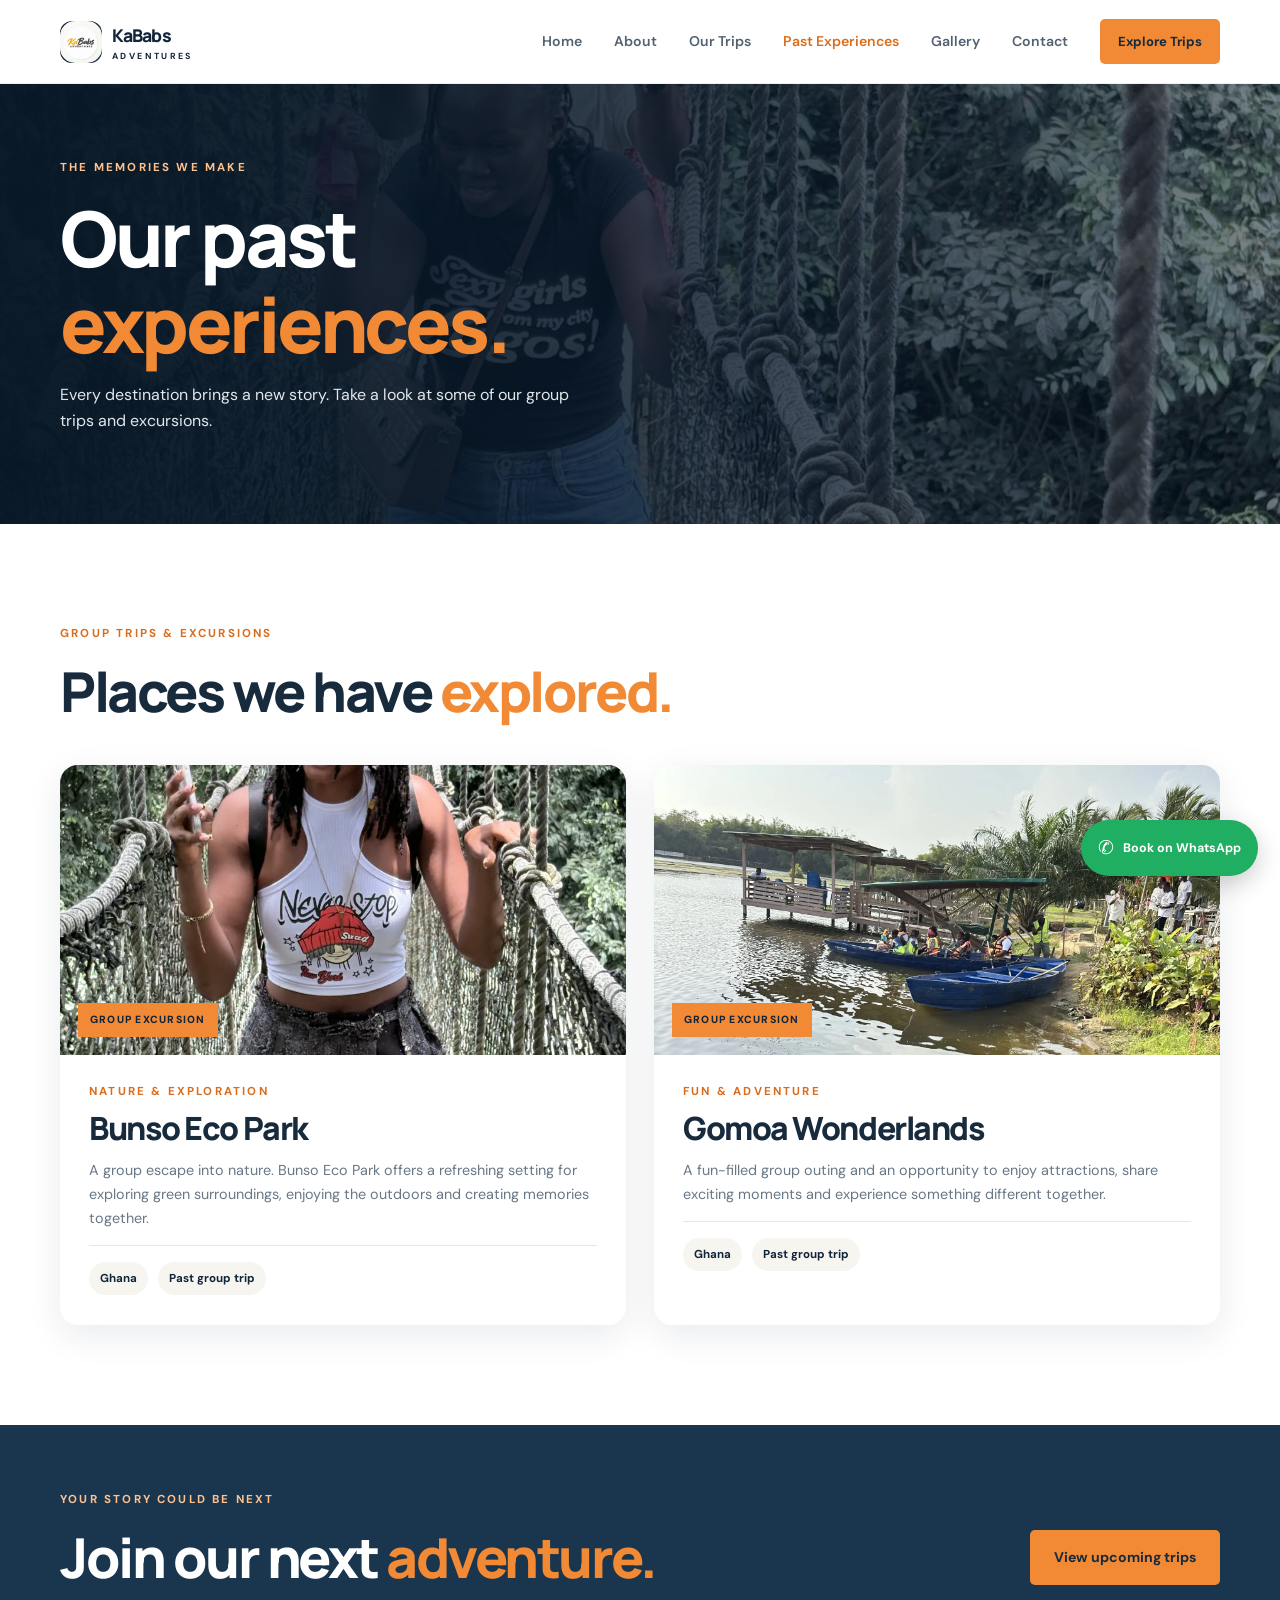
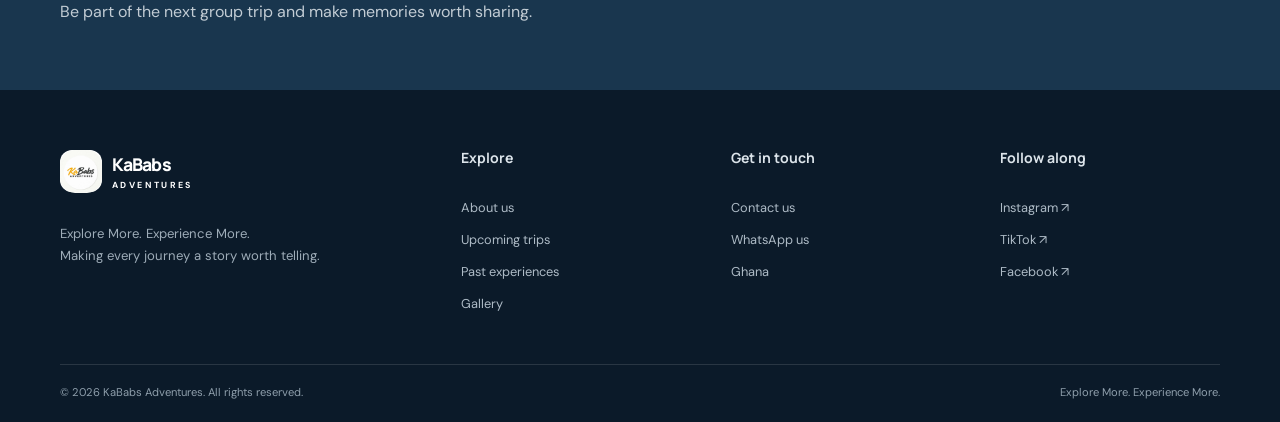
<file: past-experiences.html>
<!DOCTYPE html>
<html lang="en">
<head>
<meta charset="UTF-8"><meta name="viewport" content="width=device-width, initial-scale=1.0">
<meta name="description" content="Explore past group trips and excursions by KaBabs Adventures, including Bunso Eco Park and Gomoa Wonderlands.">
<title>Past Experiences | KaBabs Adventures</title>
<link rel="preconnect" href="https://fonts.googleapis.com"><link rel="preconnect" href="https://fonts.gstatic.com" crossorigin>
<link href="https://fonts.googleapis.com/css2?family=DM+Sans:wght@400;500;600;700&family=Manrope:wght@400;500;600;700;800&display=swap" rel="stylesheet">
<link rel="stylesheet" href="css/style.css"><script src="js/script.js" defer></script>
</head>
<body>
<a class="skip-link" href="#main">Skip to content</a>
<header class="site-header"><div class="container nav-wrap">
<a class="brand" href="index.html"><span class="brand-mark"><img src="images/mmy logo.jpeg" alt="KaBabs Adventures logo"></span><span class="brand-copy"><strong>KaBabs</strong><small>ADVENTURES</small></span></a>
<button class="menu-toggle" aria-label="Open navigation menu" aria-expanded="false" aria-controls="primary-nav"><span></span><span></span><span></span></button>
<nav class="primary-nav" id="primary-nav" aria-label="Main navigation"><a href="index.html">Home</a><a href="about.html">About</a><a href="trips.html">Our Trips</a><a class="active" href="past-experiences.html">Past Experiences</a><a href="gallery.html">Gallery</a><a href="contact.html">Contact</a><a class="btn btn-small btn-orange nav-cta" href="trips.html">Explore Trips</a></nav>
</div></header>
<main id="main">
<section class="page-hero experiences-hero"><div class="container page-hero-content reveal"><p class="eyebrow eyebrow-light">THE MEMORIES WE MAKE</p><h1>Our past<br><em>experiences.</em></h1><p>Every destination brings a new story. Take a look at some of our group trips and excursions.</p></div></section>
<section class="section-pad"><div class="container">
<div class="section-heading reveal"><div><p class="eyebrow">GROUP TRIPS & EXCURSIONS</p><h2>Places we have <em>explored.</em></h2></div></div>
<div class="past-experience-grid">
<article class="past-experience-card reveal"><div class="past-experience-image"><img src="images/an.jpeg" alt="Lush tropical forest, illustrative image" loading="lazy"><span>GROUP EXCURSION</span></div><div class="past-experience-copy"><p class="eyebrow">NATURE & EXPLORATION</p><h2>Bunso Eco Park</h2><p>A group escape into nature. Bunso Eco Park offers a refreshing setting for exploring green surroundings, enjoying the outdoors and creating memories together.</p><div class="experience-meta"><span>Ghana</span><span>Past group trip</span></div></div></article>
<article class="past-experience-card reveal"><div class="past-experience-image"><img src="images/01KXP3HGB8KT39K8W5ST64T0HF.webp" alt="People enjoying an outdoor adventure, illustrative image" loading="lazy"><span>GROUP EXCURSION</span></div><div class="past-experience-copy"><p class="eyebrow">FUN & ADVENTURE</p><h2>Gomoa Wonderlands</h2><p>A fun-filled group outing and an opportunity to enjoy attractions, share exciting moments and experience something different together.</p><div class="experience-meta"><span>Ghana</span><span>Past group trip</span></div></div></article>
</div>
</div></section>
<section class="booking-banner"><div class="container booking-banner-inner"><div><p class="eyebrow eyebrow-light">YOUR STORY COULD BE NEXT</p><h2>Join our next <em>adventure.</em></h2><p>Be part of the next group trip and make memories worth sharing.</p></div><a class="btn btn-orange" href="trips.html">View upcoming trips</a></div></section>
</main>
<footer class="site-footer"><div class="container footer-main"><div class="footer-brand"><a class="brand brand-light" href="index.html"><span class="brand-mark"><img src="images/mmy logo.jpeg" alt="KaBabs Adventures logo"></span><span class="brand-copy"><strong>KaBabs</strong><small>ADVENTURES</small></span></a><p>Explore More. Experience More.<br>Making every journey a story worth telling.</p></div><div><h3>Explore</h3><a href="about.html">About us</a><a href="trips.html">Upcoming trips</a><a href="past-experiences.html">Past experiences</a><a href="gallery.html">Gallery</a></div><div><h3>Get in touch</h3><a href="contact.html">Contact us</a><a href="#" data-whatsapp-link>WhatsApp us</a><span>Ghana</span></div><div><h3>Follow along</h3><a href="https://www.instagram.com/babs_de_general?obrf=eTFhdGo5MjV0ejNw">Instagram ↗</a><a href="https://www.tiktok.com/@road_warden1?_r=1&_t=ZS-9BLbddU1YlI">TikTok ↗</a><a href="https://www.facebook.com/">Facebook ↗</a></div></div><div class="container footer-bottom"><span>© <span data-year></span> KaBabs Adventures. All rights reserved.</span><span>Explore More. Experience More.</span></div></footer>
<a class="whatsapp-float" href="#" data-whatsapp-link target="_blank" rel="noopener" aria-label="Chat with KaBabs Adventures on WhatsApp"><span>✆</span><b>Book on WhatsApp</b></a><button class="back-to-top" aria-label="Back to top">↑</button>
</body></html>
</file>
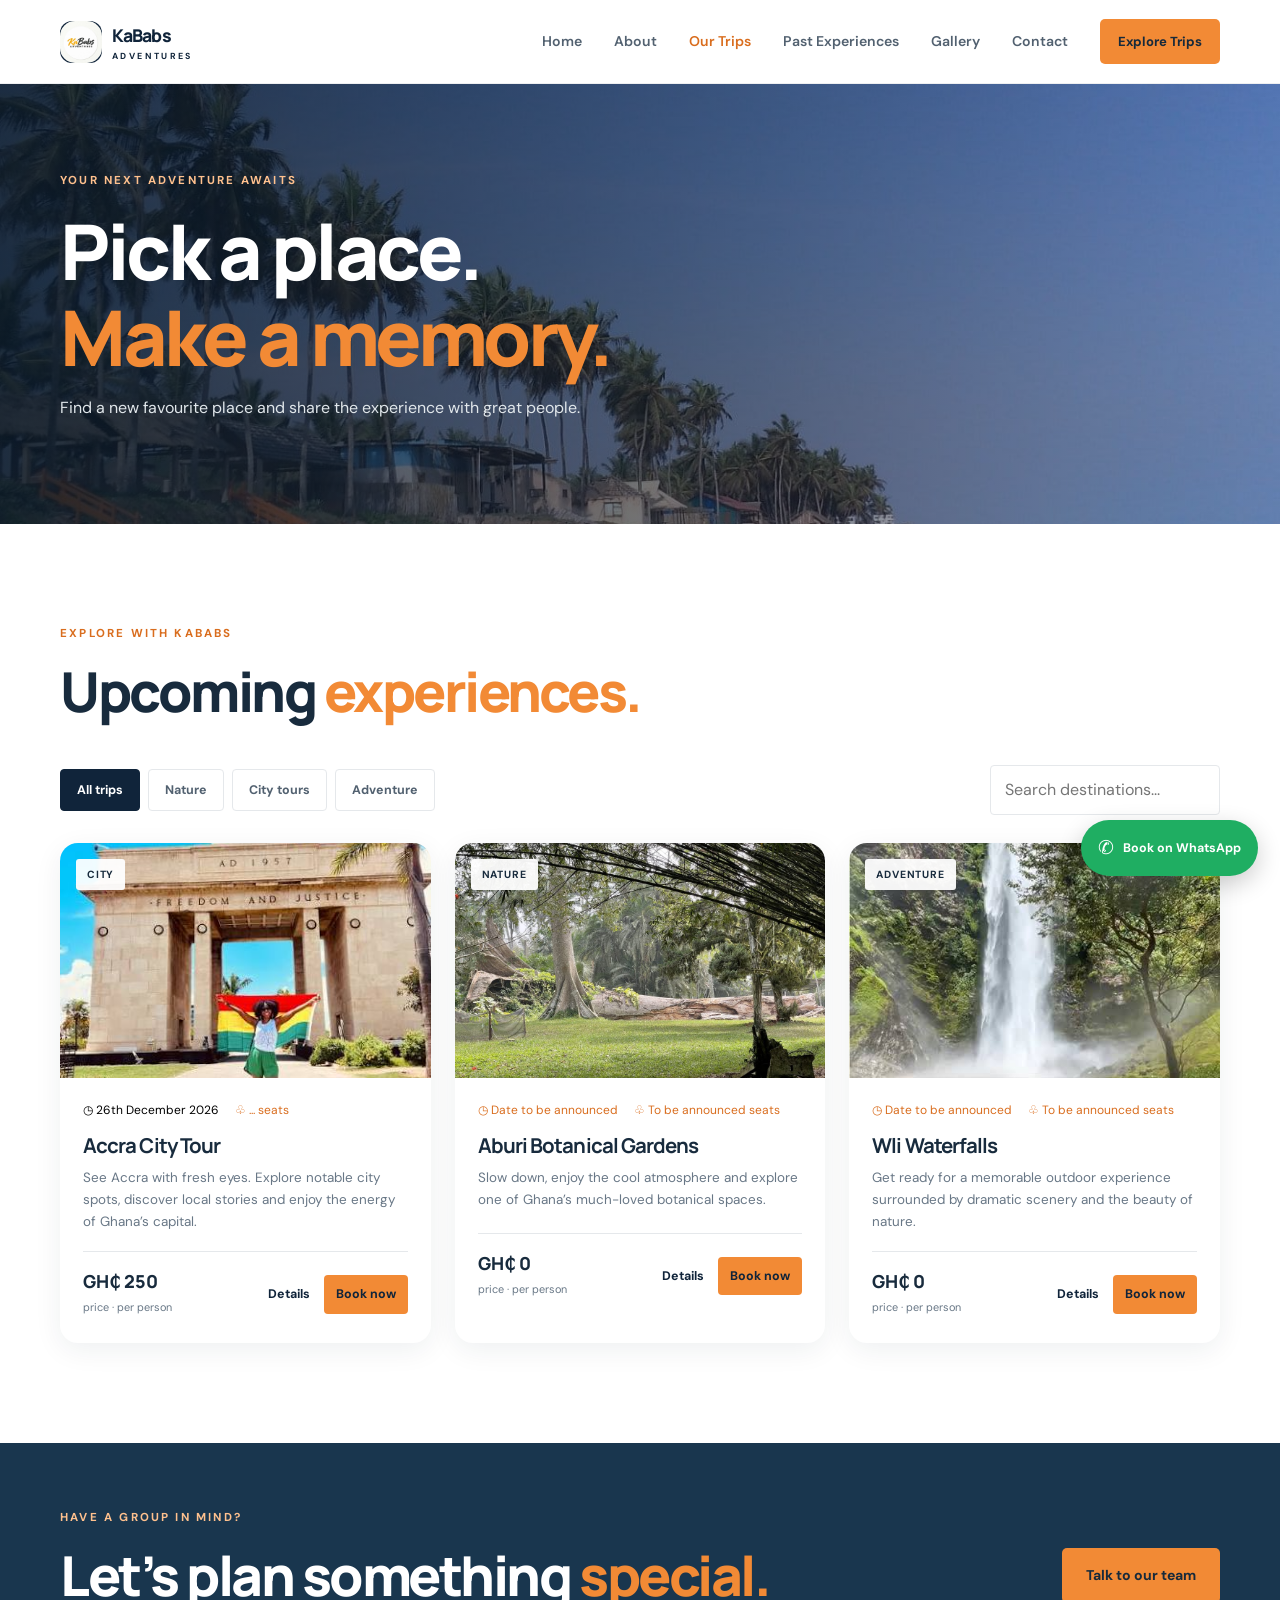
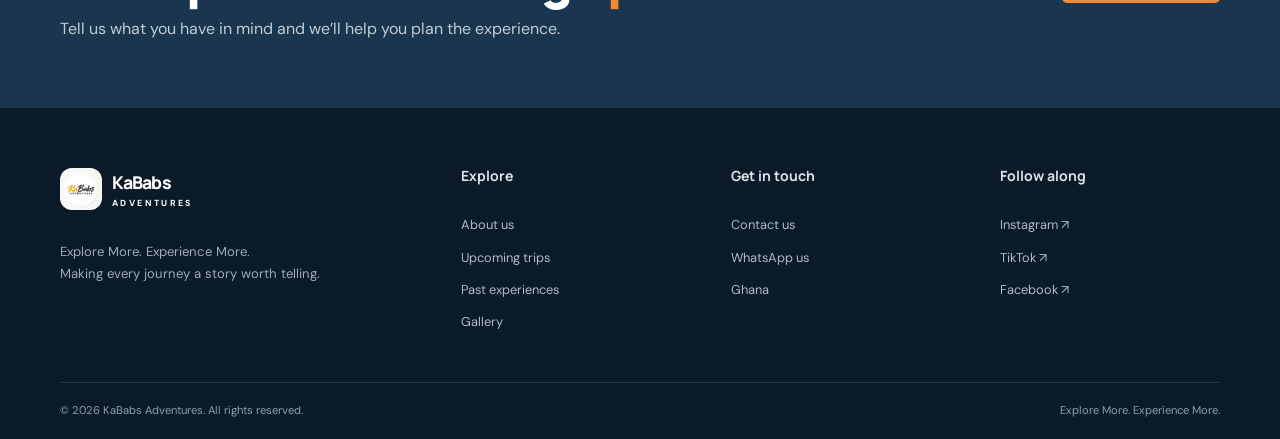
<file: trips.html>
<!DOCTYPE html>
<html lang="en">
<head><meta charset="UTF-8"><meta name="viewport" content="width=device-width, initial-scale=1.0"><meta name="description" content="Browse upcoming KaBabs Adventures trips in Ghana, including nature escapes, waterfalls and city tours."><title>Upcoming Trips | KaBabs Adventures</title><link rel="preconnect" href="https://fonts.googleapis.com"><link rel="preconnect" href="https://fonts.gstatic.com" crossorigin><link href="https://fonts.googleapis.com/css2?family=DM+Sans:wght@400;500;600;700&family=Manrope:wght@400;500;600;700;800&display=swap" rel="stylesheet"><link rel="stylesheet" href="css/style.css"><script src="js/script.js" defer></script></head>
<body><a class="skip-link" href="#main">Skip to content</a><header class="site-header"><div class="container nav-wrap"><a class="brand" href="index.html"><span class="brand-mark"><img src="images/mmy logo.jpeg" alt="KaBabs Adventures logo"></span><span class="brand-copy"><strong>KaBabs</strong><small>ADVENTURES</small></span></a><button class="menu-toggle" aria-label="Open navigation menu" aria-expanded="false" aria-controls="primary-nav"><span></span><span></span><span></span></button><nav class="primary-nav" id="primary-nav" aria-label="Main navigation"><a href="index.html">Home</a><a href="about.html">About</a><a class="active" href="trips.html">Our Trips</a><a href="past-experiences.html">Past Experiences</a><a href="gallery.html">Gallery</a><a href="contact.html">Contact</a><a class="btn btn-small btn-orange nav-cta" href="#trip-list">Explore Trips</a></nav></div></header>
<main id="main"><section class="page-hero trips-hero"><div class="container page-hero-content reveal"><p class="eyebrow eyebrow-light">YOUR NEXT ADVENTURE AWAITS</p><h1>Pick a place.<br><em>Make a memory.</em></h1><p>Find a new favourite place and share the experience with great people.</p></div></section>
<section class="section-pad" id="trip-list"><div class="container"><div class="section-heading reveal"><div><p class="eyebrow">EXPLORE WITH KABABS</p><h2>Upcoming <em>experiences.</em></h2></div></p></div>
<div class="trip-toolbar reveal"><div class="filter-tabs" role="group" aria-label="Filter trips"><button class="filter-btn active" data-filter="all">All trips</button><button class="filter-btn" data-filter="nature">Nature</button><button class="filter-btn" data-filter="city">City tours</button><button class="filter-btn" data-filter="adventure">Adventure</button></div><label class="search-label"><span class="sr-only">Search trips</span><input type="search" id="trip-search" placeholder="Search destinations..."></label></div>
<div class="trip-grid" data-all-trips></div><p class="empty-state" data-empty-state hidden>No trips match your search. Try another destination or category.</p></div></section>
<section class="booking-banner"><div class="container booking-banner-inner"><div><p class="eyebrow eyebrow-light">HAVE A GROUP IN MIND?</p><h2>Let’s plan something <em>special.</em></h2><p>Tell us what you have in mind and we’ll help you plan the experience.</p></div><a class="btn btn-orange" href="contact.html">Talk to our team</a></div></section></main>
<footer class="site-footer"><div class="container footer-main"><div class="footer-brand"><a class="brand brand-light" href="index.html"><span class="brand-mark"><img src="images/mmy logo.jpeg" alt="KaBabs Adventures logo"></span><span class="brand-copy"><strong>KaBabs</strong><small>ADVENTURES</small></span></a><p>Explore More. Experience More.<br>Making every journey a story worth telling.</p></div><div><h3>Explore</h3><a href="about.html">About us</a><a href="trips.html">Upcoming trips</a><a href="past-experiences.html">Past experiences</a><a href="gallery.html">Gallery</a></div><div><h3>Get in touch</h3><a href="contact.html">Contact us</a><a href="#" data-whatsapp-link>WhatsApp us</a><span>Ghana</span></div><div><h3>Follow along</h3><a href="https://www.instagram.com/babs_de_general?obrf=eTFhdGo5MjV0ejNw">Instagram ↗</a><a href="https://tiktok.com/@road_warden1?_r=1&_t=ZS-9BLbddU1YlI">TikTok ↗</a><a href="https://www.facebook.com/">Facebook ↗</a></div></div><div class="container footer-bottom"><span>© <span data-year></span> KaBabs Adventures. All rights reserved.</span><span>Explore More. Experience More.</span></div></footer><a class="whatsapp-float" href="#" data-whatsapp-link target="_blank" rel="noopener" aria-label="Chat with KaBabs Adventures on WhatsApp"><span>✆</span><b>Book on WhatsApp</b></a><button class="back-to-top" aria-label="Back to top">↑</button>
<div class="modal" id="trip-modal" aria-hidden="true" role="dialog" aria-modal="true" aria-labelledby="modal-title"><div class="modal-backdrop" data-close-modal></div><div class="modal-panel"><button class="modal-close" data-close-modal aria-label="Close trip details">×</button><div id="trip-modal-content"></div></div></div>
</body></html>
</file>
<file: css/style.css>
/* KaBabs Adventures — shared styles */
:root{--navy:#10243a;--navy-2:#19364e;--orange:#f28a35;--orange-dark:#d96d1e;--cream:#f7f5f0;--white:#fff;--ink:#182b3d;--muted:#687786;--line:#e5e8eb;--shadow:0 18px 55px rgba(16,36,58,.12);--radius:18px;--font-body:"DM Sans",sans-serif;--font-head:"Manrope",sans-serif}
*{box-sizing:border-box}html{scroll-behavior:smooth;scroll-padding-top:90px}body{margin:0;color:var(--ink);font-family:var(--font-body);line-height:1.65;background:#fff}img{display:block;max-width:100%}a{color:inherit;text-decoration:none}button,input,textarea{font:inherit}.container{width:min(1160px,calc(100% - 48px));margin-inline:auto}.section-pad{padding:100px 0}.soft-section{background:var(--cream)}.skip-link{position:absolute;left:-9999px;top:8px;background:#fff;padding:12px;z-index:999}.skip-link:focus{left:8px}.sr-only{position:absolute;width:1px;height:1px;padding:0;margin:-1px;overflow:hidden;clip:rect(0,0,0,0);white-space:nowrap;border:0}
h1,h2,h3,p{margin-top:0}h1,h2,h3{font-family:var(--font-head);letter-spacing:-.045em;line-height:1.12}h1{font-size:clamp(3rem,7vw,6.3rem);font-weight:800}h2{font-size:clamp(2.25rem,4.3vw,3.65rem);font-weight:800}h3{font-size:1.28rem}h1 em,h2 em{font-style:normal;color:var(--orange)}.eyebrow{font-size:.72rem;letter-spacing:.19em;font-weight:700;color:var(--orange-dark);margin-bottom:18px}.eyebrow-light{color:#ffc18e}.eyebrow span{display:inline-block;width:25px;height:2px;background:currentColor;vertical-align:middle;margin-right:9px}
.site-header{height:84px;position:sticky;top:0;z-index:100;background:rgba(255,255,255,.96);backdrop-filter:blur(14px);border-bottom:1px solid rgba(16,36,58,.07)}.nav-wrap{height:100%;display:flex;align-items:center;justify-content:space-between}.brand{display:inline-flex;align-items:center;gap:10px;color:var(--navy)}.brand-mark{width:42px;height:42px;border-radius:12px;background:var(--navy);display:grid;place-items:center;color:white;font:800 1.05rem var(--font-head);letter-spacing:-.1em}.brand-mark span{color:var(--orange)}.brand-copy{display:flex;flex-direction:column;line-height:1}.brand-copy strong{font:800 1.1rem var(--font-head);letter-spacing:-.05em}.brand-copy small{font-size:.55rem;letter-spacing:.27em;font-weight:700;margin-top:5px}.primary-nav{display:flex;align-items:center;gap:32px}.primary-nav>a:not(.btn){font-size:.88rem;font-weight:600;color:#526170;transition:color .2s}.primary-nav>a:hover,.primary-nav>a.active{color:var(--orange-dark)}.btn{display:inline-flex;align-items:center;justify-content:center;gap:14px;padding:15px 23px;border:1px solid transparent;border-radius:5px;font-size:.88rem;font-weight:700;transition:transform .2s,background .2s,box-shadow .2s;cursor:pointer}.btn:hover{transform:translateY(-2px);box-shadow:0 10px 24px rgba(16,36,58,.15)}.btn-orange{background:var(--orange);color:#172a3b}.btn-orange:hover{background:#ffa14f}.btn-small{padding:11px 17px;font-size:.82rem}.btn-outline-light{border-color:rgba(255,255,255,.55);color:white;background:transparent}.btn-outline-light:hover{background:white;color:var(--navy)}.btn-full{width:100%}.menu-toggle{display:none;background:none;border:0;padding:10px}.menu-toggle span{display:block;width:24px;height:2px;background:var(--navy);margin:5px}
.hero{min-height:690px;height:min(790px,calc(100svh - 84px));position:relative;display:flex;align-items:center;color:#fff;background:#253d4d url("../images/IMG_E0719.jpg") center 48%/cover no-repeat}
.hero-shade{position:absolute;inset:0;background:linear-gradient(90deg,rgba(8,24,39,.88) 0%,rgba(8,24,39,.62) 48%,rgba(8,24,39,.1) 100%),linear-gradient(0deg,rgba(8,24,39,.35),transparent 45%)}.hero-content{position:relative;z-index:1;padding-top:25px}
.hero h1{max-width:820px;margin-bottom:24px}.hero-lead{font-size:1.08rem;color:rgba(255,255,255,.82);max-width:530px;margin-bottom:32px}.hero-actions{display:flex;gap:14px;flex-wrap:wrap}.hero-note{display:flex;align-items:center;gap:12px;margin-top:60px;color:rgba(255,255,255,.72);font-size:.75rem;letter-spacing:.13em;text-transform:uppercase}.note-line{width:44px;height:1px;background:var(--orange)}.hero-bottom{position:absolute;bottom:25px;left:0;right:0;display:flex;justify-content:space-between;color:rgba(255,255,255,.65);font-size:.65rem;letter-spacing:.16em}
.intro-grid{display:grid;grid-template-columns:1fr 1fr;gap:9%;align-items:center}.intro-image{position:relative;padding:0 28px 28px 0}.intro-image:before{content:"";position:absolute;right:0;bottom:0;width:72%;height:72%;background:#f5a35f;z-index:0}.intro-image img{position:relative;z-index:1;width:100%;height:470px;object-fit:cover}.image-stamp{position:absolute;z-index:2;right:-18px;top:35px;background:var(--navy);color:#fff;padding:18px 22px;font:800 .75rem/1.5 var(--font-head);letter-spacing:.12em}.intro-copy h2{margin-bottom:22px}.intro-copy>p:not(.eyebrow){color:var(--muted);max-width:530px}.text-link{display:inline-flex;align-items:center;gap:15px;font-weight:700;font-size:.9rem;margin-top:12px;border-bottom:1px solid var(--orange);padding-bottom:7px}.text-link span{color:var(--orange);font-size:1.2rem}.mini-stats{display:flex;gap:28px;margin-top:45px;padding-top:24px;border-top:1px solid var(--line)}.mini-stats div{display:flex;flex-direction:column}.mini-stats strong{font:800 1rem var(--font-head)}.mini-stats span{font-size:.72rem;color:var(--muted)}
.section-heading{display:flex;justify-content:space-between;align-items:end;gap:30px;margin-bottom:42px}
.section-heading h2{margin-bottom:0}.section-side-note{max-width:350px;color:var(--muted);font-size:.82rem;margin:0}.trip-grid{display:grid;grid-template-columns:repeat(3,1fr);gap:24px}.trip-card{background:white;border-radius:var(--radius);overflow:hidden;box-shadow:0 7px 28px rgba(16,36,58,.07);transition:transform .25s,box-shadow .25s}.trip-card:hover{transform:translateY(-7px);box-shadow:var(--shadow)}.trip-image-wrap{height:235px;position:relative;overflow:hidden}.trip-image-wrap img{width:100%;height:100%;object-fit:cover;transition:transform .5s}.trip-card:hover .trip-image-wrap img{transform:scale(1.05)}.trip-category{position:absolute;top:16px;left:16px;padding:7px 11px;background:rgba(255,255,255,.94);border-radius:3px;font-size:.65rem;font-weight:700;letter-spacing:.08em;text-transform:uppercase}.trip-card-body{padding:23px}.trip-card-meta{display:flex;gap:16px;flex-wrap:wrap;color:var(--muted);font-size:.75rem;margin-bottom:13px}.trip-card h3{margin-bottom:10px}.trip-card p{color:var(--muted);font-size:.84rem;min-height:48px}.trip-card-bottom{display:flex;justify-content:space-between;align-items:center;border-top:1px solid var(--line);padding-top:17px;margin-top:18px}.trip-price strong{display:block;font:800 1.12rem var(--font-head)}.trip-price small{color:var(--muted);font-size:.68rem}.trip-actions{display:flex;gap:8px}.trip-actions button{border:0;background:none;color:var(--navy);font-size:.78rem;font-weight:700;cursor:pointer}.trip-actions .book-link{background:var(--orange);padding:9px 12px;border-radius:4px}
.why-section{background:var(--navy);color:white}.why-grid{display:grid;grid-template-columns:.9fr 1.1fr;gap:12%;align-items:center}.why-copy h2{margin-bottom:22px}.why-copy>p:not(.eyebrow){color:#bdc9d3;max-width:440px;margin-bottom:28px}.why-points article{display:grid;grid-template-columns:52px 1fr;gap:20px;padding:22px 0;border-bottom:1px solid rgba(255,255,255,.15)}.why-points article:first-child{border-top:1px solid rgba(255,255,255,.15)}.point-number{font:700 .8rem var(--font-head);color:var(--orange)}.why-points h3{margin:0 0 7px;font-size:1.05rem}.why-points p{margin:0;color:#b9c5cf;font-size:.82rem}.testimonial-grid{display:grid;grid-template-columns:repeat(3,1fr);gap:20px}.testimonial-card{border:1px solid var(--line);border-radius:var(--radius);padding:28px;background:white}.stars{color:var(--orange);letter-spacing:.12em;margin-bottom:20px}.testimonial-card>p{color:#526170;font-size:.92rem;min-height:100px}.reviewer{display:flex;align-items:center;gap:12px;border-top:1px solid var(--line);padding-top:18px}.avatar{width:38px;height:38px;display:grid;place-items:center;border-radius:50%;background:#f8e5d5;color:#9c4e19;font-size:.7rem;font-weight:800}.reviewer strong,.reviewer small{display:block}.reviewer strong{font-size:.8rem}.reviewer small{font-size:.7rem;color:var(--muted)}.social-band,.booking-banner{background:var(--navy-2);color:white;padding:65px 0}.social-band-inner,.booking-banner-inner{display:flex;align-items:center;justify-content:space-between;gap:30px}.social-band h2,.booking-banner h2{margin-bottom:10px}.social-band p:not(.eyebrow),.booking-banner p:not(.eyebrow){color:#c2ccd4;margin-bottom:0}
.site-footer{background:#0b1a29;color:#dce4ea;padding:60px 0 20px}
.footer-main{display:grid;grid-template-columns:1.6fr repeat(3,1fr);gap:50px;padding-bottom:50px}
.brand-light{color:#fff}.brand-light .brand-mark{background:#fff;color:var(--navy)}
.footer-brand p{color:#9eacb8;font-size:.82rem;margin-top:22px}.footer-main h3{font-size:.88rem;letter-spacing:0;margin-bottom:20px}
.footer-main>div:not(:first-child){display:flex;flex-direction:column;align-items:flex-start;gap:11px}
.footer-main>div:not(:first-child) a,.footer-main>div:not(:first-child) span{font-size:.8rem;color:#aebbc6}.footer-main a:hover{color:var(--orange)}.footer-bottom{border-top:1px solid rgba(255,255,255,.12);padding-top:18px;display:flex;justify-content:space-between;color:#8e9eab;font-size:.7rem}
.whatsapp-float{position:fixed;z-index:90;right:22px;bottom:24px;display:flex;align-items:center;gap:9px;background:#1fae62;color:white;padding:12px 17px;border-radius:30px;box-shadow:0 8px 25px rgba(0,0,0,.2);font-size:.78rem}
.whatsapp-float span{font-size:1.2rem}
.back-to-top{position:fixed;right:26px;bottom:88px;width:40px;height:40px;border:0;border-radius:50%;background:var(--navy);color:white;font-size:1.2rem;cursor:pointer;opacity:0;visibility:hidden;transition:.2s;z-index:80}
.back-to-top.visible{opacity:1;visibility:visible}
.page-hero{min-height:440px;display:flex;align-items:center;color:#fff;background-position:center;background-size:cover;position:relative}
.page-hero:before{content:"";position:absolute;inset:0;background:linear-gradient(90deg,rgba(8,24,39,.86),rgba(8,24,39,.28))}
.page-hero-content{position:relative;padding:65px 0}
.page-hero h1{font-size:clamp(3rem,6vw,5.4rem);margin-bottom:15px}.page-hero-content>p:last-child{color:#e1e7eb;max-width:540px}
.about-hero{background-image:url("../images/01KXP3HGB8KT39K8W5ST64T0HF.webp")}
.trips-hero{background-image:url("../images/kokrobite-beach-akwaaba-app-3.jpg")}
.gallery-hero{background-image:url("../images/maxresdefault.jpg")}
.contact-hero{background-image:url("../images/images (9).jpg")}
.values-grid{display:grid;grid-template-columns:repeat(3,1fr);gap:20px}
.value-card{background:#fff;padding:30px;border-radius:var(--radius);border:1px solid #eee}
.value-card>span{font-size:.68rem;letter-spacing:.15em;color:var(--orange-dark);font-weight:800}
.value-card h3{margin:24px 0 12px}.value-card p{font-size:.86rem;color:var(--muted);margin-bottom:0}
.split-feature{display:grid;grid-template-columns:.8fr 1.2fr;gap:8%;align-items:center}
.split-feature-copy h2{margin-bottom:25px}.split-feature-image{height:500px;width:100%;object-fit:cover;border-radius:var(--radius)}
.check-list{padding:0;list-style:none;margin:0 0 30px}.check-list li{padding:9px 0 9px 28px;position:relative;color:var(--muted);font-size:.9rem}
.check-list li:before{content:"✓";position:absolute;left:0;color:var(--orange-dark);font-weight:800}
.trip-toolbar{display:flex;justify-content:space-between;align-items:center;gap:20px;margin-bottom:28px}
.filter-tabs{display:flex;gap:8px;flex-wrap:wrap}
.filter-btn{border:1px solid var(--line);background:white;padding:10px 16px;border-radius:4px;color:#526170;font-size:.78rem;font-weight:700;cursor:pointer}
.filter-btn.active,.filter-btn:hover{background:var(--navy);border-color:var(--navy);color:white}.search-label input{width:230px;border:1px solid var(--line);padding:11px 14px;border-radius:4px;outline:none}
.search-label input:focus,input:focus,textarea:focus{border-color:var(--orange);box-shadow:0 0 0 3px rgba(242,138,53,.12)}
.empty-state{text-align:center;padding:40px;color:var(--muted)}.modal{position:fixed;inset:0;z-index:200;display:none;align-items:center;justify-content:center;padding:22px}
.modal.open{display:flex}.modal-backdrop{position:absolute;inset:0;background:rgba(5,16,26,.75)}
.modal-panel{position:relative;background:white;border-radius:15px;width:min(760px,100%);max-height:90vh;overflow:auto;padding:30px;z-index:1}
.modal-close{position:absolute;right:14px;top:8px;border:0;background:white;font-size:2rem;cursor:pointer;z-index:2}
.modal-trip-image{height:250px;width:100%;object-fit:cover;border-radius:9px;margin-bottom:22px}
.modal-panel h2{font-size:2.2rem}.modal-meta{display:flex;gap:20px;flex-wrap:wrap;color:var(--muted);font-size:.82rem}
.modal-columns{display:grid;grid-template-columns:1fr 1fr;gap:25px;margin:24px 0}.modal-columns h3{font-size:1rem}
.modal-columns ul{padding-left:18px;color:var(--muted);font-size:.85rem}
.gallery-grid{display:grid;grid-template-columns:repeat(3,1fr);grid-auto-rows:220px;gap:18px}
.gallery-item{margin:0;position:relative;overflow:hidden;border-radius:12px;cursor:pointer;background:#ddd}
.gallery-item img{width:100%;height:100%;object-fit:cover;transition:transform .45s}
.gallery-item:hover img{transform:scale(1.06)}.gallery-item:after{content:"";position:absolute;inset:35% 0 0;background:linear-gradient(transparent,rgba(0,0,0,.6))}
.gallery-item figcaption{position:absolute;z-index:1;left:18px;bottom:15px;color:white;font-weight:700}
.gallery-tall{grid-row:span 2}.gallery-wide{grid-column:span 2}
.lightbox{position:fixed;inset:0;background:rgba(4,13,22,.95);z-index:250;display:none;align-items:center;justify-content:center;flex-direction:column;padding:60px 80px}
.lightbox.open{display:flex}
.lightbox img{max-height:75vh;max-width:100%;object-fit:contain}.lightbox button{position:absolute;border:0;background:transparent;color:white;font-size:3rem;cursor:pointer}
.lightbox-close{right:25px;top:12px}.lightbox-prev{left:25px;top:45%}.lightbox-next{right:25px;top:45%}.lightbox-caption{color:white;margin:18px 0 0}
.contact-layout{display:grid;grid-template-columns:.8fr 1.2fr;gap:9%;align-items:start}.contact-info h2{margin-bottom:20px}.contact-info>p:not(.eyebrow){color:var(--muted);max-width:370px}
.contact-method{display:flex;align-items:center;gap:15px;padding:17px 0;border-bottom:1px solid var(--line)}
.contact-icon{width:42px;height:42px;border-radius:50%;display:grid;place-items:center;background:#fff0e3;color:#b65d1b;font-size:1.1rem}
.contact-method span:nth-child(2){flex:1}.contact-method small,.contact-method strong{display:block}
.contact-method small{font-size:.62rem;letter-spacing:.13em;color:var(--muted)}
.contact-method strong{font-size:.9rem}
.contact-method>b{color:var(--orange-dark)}
.social-links{display:flex;gap:20px;margin-top:25px}
.social-links a{font-size:.78rem;font-weight:700}
.contact-form-card{background:var(--cream);padding:35px;border-radius:var(--radius)}
.contact-form-card h3{font-size:1.6rem;margin-bottom:8px}.form-intro,.form-note{color:var(--muted);font-size:.8rem}
.contact-form-card form{display:flex;flex-direction:column;gap:17px}.contact-form-card label{font-size:.78rem;font-weight:700}
.contact-form-card input,.contact-form-card textarea{display:block;width:100%;margin-top:7px;border:1px solid #dce1e5;border-radius:4px;background:#fff;padding:12px 13px;outline:none;font-size:.85rem;resize:vertical}
.optional{font-weight:400;color:var(--muted)}.form-note{margin:0;text-align:center}.form-status{font-size:.8rem;color:#236b45;margin:0}.faq-layout{display:grid;grid-template-columns:.75fr 1.25fr;gap:10%}.faq-layout>div:first-child>p:last-child{color:var(--muted);font-size:.88rem}.faq-list details{border-bottom:1px solid #ddd;padding:18px 0}.faq-list details:first-child{border-top:1px solid #ddd}.faq-list summary{font-weight:700;cursor:pointer;list-style:none;display:flex;justify-content:space-between;gap:15px}.faq-list summary::-webkit-details-marker{display:none}.faq-list summary span{color:var(--orange-dark);font-size:1.2rem}.faq-list details p{color:var(--muted);font-size:.85rem;margin:12px 30px 0 0}
.reveal{opacity:0;transform:translateY(22px);transition:opacity .7s ease,transform .7s ease}.reveal.is-visible{opacity:1;transform:translateY(0)}
@media(max-width:900px){.primary-nav{gap:18px}.primary-nav>a:not(.btn){font-size:.8rem}.intro-grid,.why-grid,.split-feature,.contact-layout,.faq-layout{gap:6%}.trip-grid{grid-template-columns:repeat(2,1fr)}.footer-main{grid-template-columns:1.5fr 1fr 1fr;gap:35px}.footer-brand{grid-column:1/-1}.section-pad{padding:80px 0}}
@media(max-width:700px){.container{width:min(100% - 36px,560px)}.site-header{height:72px}.menu-toggle{display:block;z-index:3}.primary-nav{position:absolute;top:72px;left:0;right:0;background:white;display:none;flex-direction:column;align-items:stretch;padding:20px 24px 26px;gap:0;box-shadow:0 15px 25px rgba(0,0,0,.1)}.primary-nav.open{display:flex}.primary-nav>a:not(.btn){padding:13px 0;border-bottom:1px solid var(--line);font-size:.9rem}.primary-nav .nav-cta{margin-top:15px}.hero{height:auto;min-height:680px;background-position:58% center}.hero h1{font-size:clamp(2.75rem,12vw,4.4rem)}.hero-lead{font-size:.95rem}.hero-bottom{font-size:.55rem}.section-pad{padding:68px 0}.intro-grid,.why-grid,.split-feature,.contact-layout,.faq-layout{grid-template-columns:1fr;gap:42px}.intro-image img{height:350px}.intro-copy h2,.why-copy h2{font-size:2.65rem}.mini-stats{gap:16px}.mini-stats strong{font-size:.85rem}.mini-stats span{font-size:.64rem}.section-heading{align-items:flex-start;flex-direction:column;margin-bottom:30px}.section-side-note{max-width:100%}.trip-grid,.testimonial-grid,.values-grid{grid-template-columns:1fr}.trip-image-wrap{height:230px}.why-points article{grid-template-columns:40px 1fr}.social-band-inner,.booking-banner-inner{align-items:flex-start;flex-direction:column}.footer-main{grid-template-columns:1fr 1fr;gap:30px}.footer-brand{grid-column:1/-1}.footer-bottom{gap:10px;flex-direction:column}.page-hero{min-height:390px}.page-hero h1{font-size:3.4rem}.trip-toolbar{align-items:stretch;flex-direction:column}.search-label input{width:100%}.gallery-grid{grid-template-columns:repeat(2,1fr);grid-auto-rows:170px;gap:10px}.gallery-tall{grid-row:span 2}.gallery-wide{grid-column:span 2}.split-feature-image{height:330px}.contact-form-card{padding:24px}.form-row{display:grid;grid-template-columns:1fr;gap:16px}.modal-panel{padding:22px}.modal-columns{grid-template-columns:1fr;gap:5px}.lightbox{padding:55px 20px}.lightbox-prev{left:2px}.lightbox-next{right:2px}.whatsapp-float{right:12px;bottom:14px;padding:10px 13px}.back-to-top{right:17px;bottom:72px}}
@media(prefers-reduced-motion:reduce){html{scroll-behavior:auto}*,*:before,*:after{animation-duration:.01ms!important;transition-duration:.01ms!important}.reveal{opacity:1;transform:none}}


/* Past experiences page */
.past-experience-preview{display:grid;grid-template-columns:repeat(2,1fr);gap:24px;margin-bottom:25px}
.past-preview-card{display:grid;grid-template-columns:42% 1fr;gap:22px;align-items:center;background:#fff;border-radius:var(--radius);overflow:hidden;box-shadow:0 7px 28px rgba(16,36,58,.07)}
.past-preview-card img{width:100%;height:210px;object-fit:cover}
.past-preview-card>div{padding:18px 18px 18px 0}
.past-preview-card .eyebrow{font-size:.62rem;margin-bottom:9px}
.past-preview-card h3{margin-bottom:9px}
.past-preview-card p:last-child{color:var(--muted);font-size:.82rem;margin:0}
.experiences-hero{background:linear-gradient(90deg,rgba(8,24,39,.88),rgba(8,24,39,.35)),url("../images/IMG_0737.jpg") center/cover no-repeat}
.past-experience-grid{display:grid;grid-template-columns:repeat(2,1fr);gap:28px}
.past-experience-card{overflow:hidden;border-radius:var(--radius);background:#fff;box-shadow:0 10px 35px rgba(16,36,58,.09)}
.past-experience-image{height:290px;position:relative;overflow:hidden}
.past-experience-image img{width:100%;height:100%;object-fit:cover;transition:transform .4s}
.past-experience-card:hover .past-experience-image img{transform:scale(1.04)}
.past-experience-image>span{position:absolute;left:18px;bottom:18px;background:var(--orange);color:var(--navy);padding:8px 12px;font-size:.65rem;font-weight:800;letter-spacing:.12em}
.past-experience-copy{padding:27px 29px 30px}
.past-experience-copy .eyebrow{margin-bottom:10px}
.past-experience-copy h2{font-size:2rem;margin-bottom:13px}
.past-experience-copy>p:not(.eyebrow){color:var(--muted);font-size:.9rem}
.experience-meta{display:flex;gap:10px;flex-wrap:wrap;padding-top:16px;border-top:1px solid var(--line)}
.experience-meta span{font-size:.72rem;font-weight:700;color:var(--navy);background:var(--cream);padding:7px 11px;border-radius:30px}
.experience-photo-note{font-size:.76rem;color:var(--muted);margin:25px 0 0}
@media(max-width:900px){.past-experience-preview{grid-template-columns:1fr}.past-experience-grid{gap:20px}}
@media(max-width:700px){.past-preview-card{grid-template-columns:1fr;gap:0}.past-preview-card img{height:190px}.past-preview-card>div{padding:20px}.past-experience-grid{grid-template-columns:1fr}.past-experience-image{height:230px}.past-experience-copy{padding:23px}.past-experience-copy h2{font-size:1.7rem}}
.brand-mark img{border-radius:15px;width:100%;height:100%;object-fit:cover}
.hero-lead{color: var(--orange-dark);
}
.trip-card-meta,.modal-meta{color:var(--orange-dark)}
.trip-card-meta .trip-date-set,.modal-meta .trip-date-set{color:#000}
</file>
